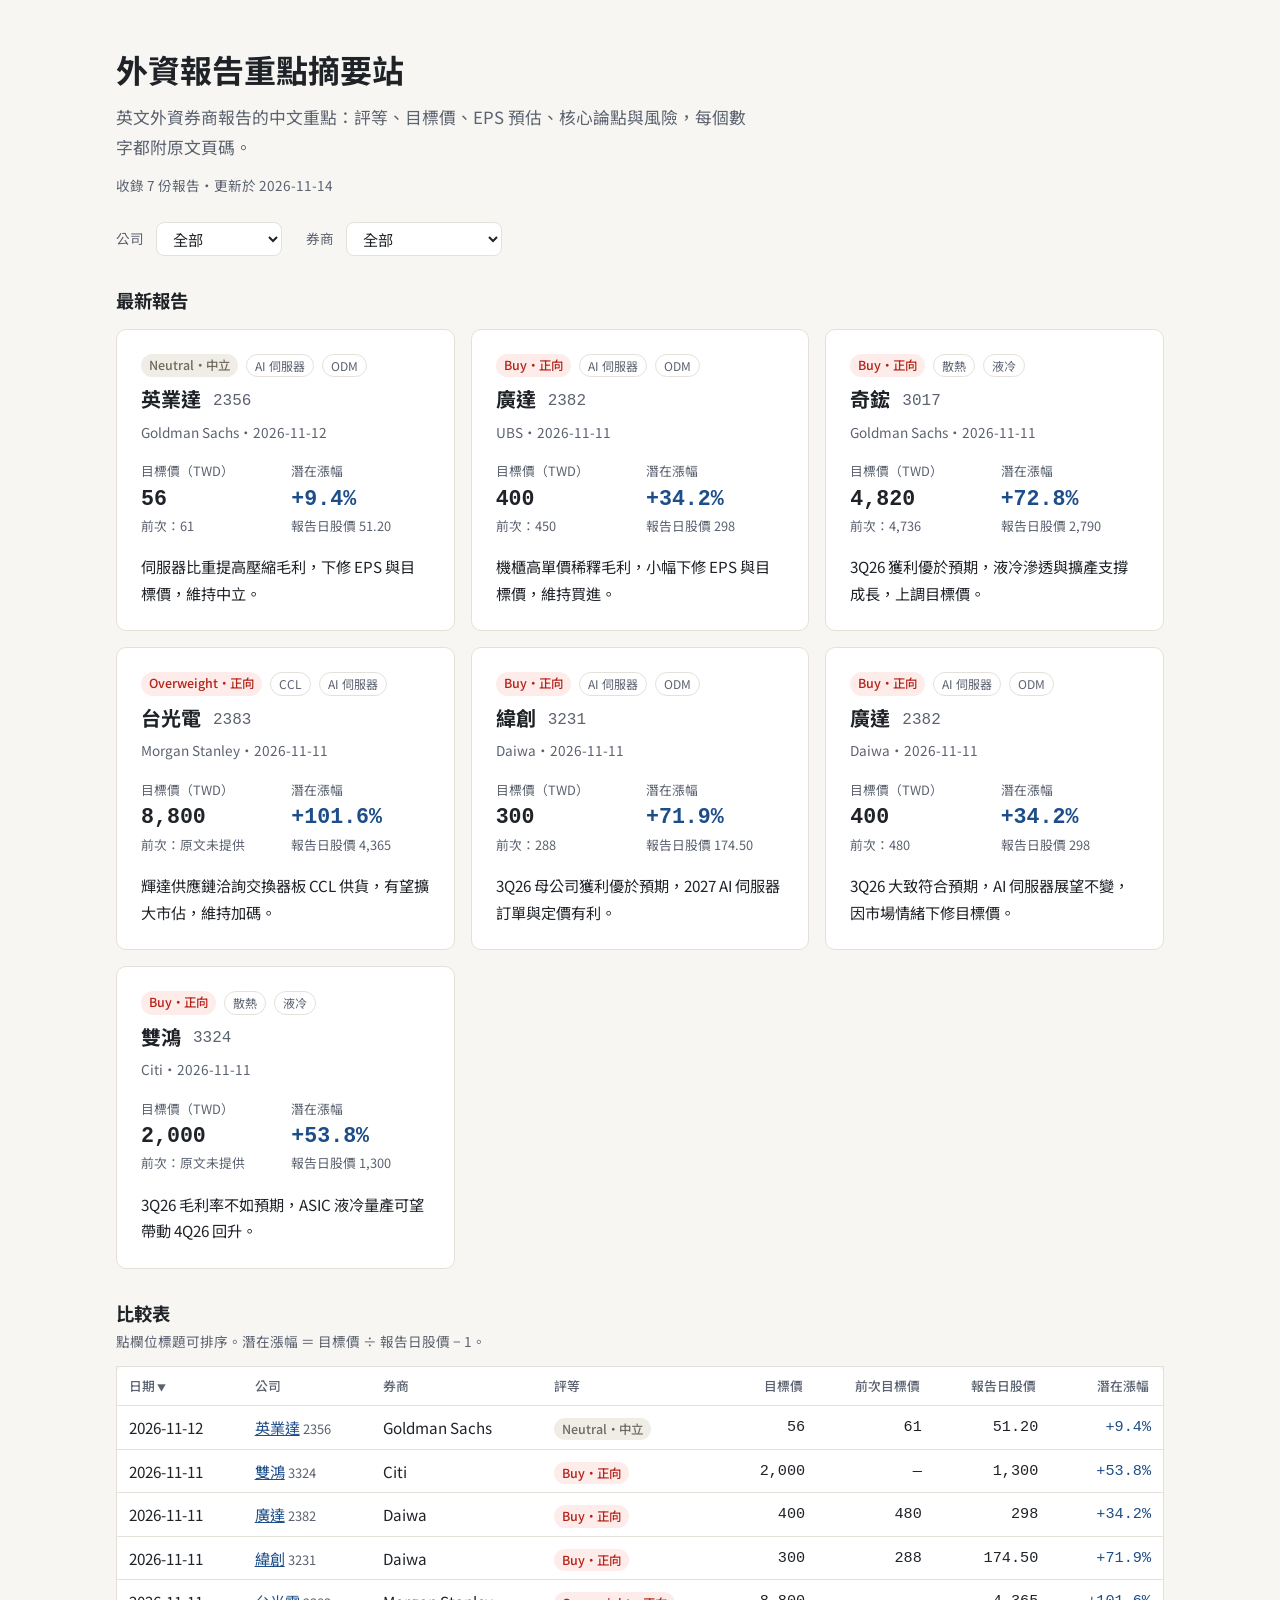
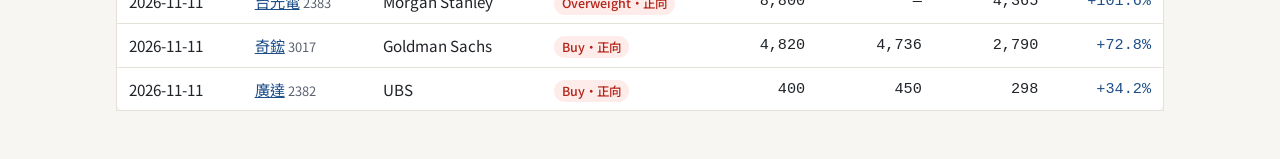
<file: index.html>
<!DOCTYPE html>
<html lang="zh-Hant">
<head>
  <meta charset="utf-8">
  <meta name="viewport" content="width=device-width, initial-scale=1">
  <title>外資報告重點摘要站</title>
  <meta name="description" content="英文外資券商報告的中文重點摘要，每個數字都附原文頁碼。">
  <link rel="preconnect" href="https://fonts.googleapis.com">
  <link rel="preconnect" href="https://fonts.gstatic.com" crossorigin>
  <link href="https://fonts.googleapis.com/css2?family=Noto+Sans+TC:wght@400;500;700&display=swap" rel="stylesheet">
  <link rel="stylesheet" href="assets/style.css">
</head>
<body>
  <header class="hero">
    <h1>外資報告重點摘要站</h1>
    <p class="hero-lede">英文外資券商報告的中文重點：評等、目標價、EPS 預估、核心論點與風險，每個數字都附原文頁碼。</p>
    <p class="hero-meta" id="meta">讀取中…</p>
  </header>

  <main class="home">
    <div class="controls">
      <label for="filter-company">公司</label>
      <select id="filter-company"><option value="">全部</option></select>
      <label for="filter-broker">券商</label>
      <select id="filter-broker"><option value="">全部</option></select>
    </div>

    <section aria-labelledby="h-cards">
      <h2 id="h-cards">最新報告</h2>
      <div class="cards" id="cards"></div>
    </section>

    <section aria-labelledby="h-compare">
      <h2 id="h-compare">比較表</h2>
      <p class="section-note">點欄位標題可排序。潛在漲幅 ＝ 目標價 ÷ 報告日股價 − 1。</p>
      <div class="table-wrap">
        <table class="compare" id="compare">
          <thead>
            <tr>
              <th scope="col"><button type="button" data-key="date">日期</button></th>
              <th scope="col"><button type="button" data-key="company">公司</button></th>
              <th scope="col"><button type="button" data-key="broker">券商</button></th>
              <th scope="col"><button type="button" data-key="rating_view">評等</button></th>
              <th scope="col" class="r"><button type="button" data-key="target_price">目標價</button></th>
              <th scope="col" class="r"><button type="button" data-key="target_prev">前次目標價</button></th>
              <th scope="col" class="r"><button type="button" data-key="price_at_report">報告日股價</button></th>
              <th scope="col" class="r"><button type="button" data-key="upside_pct">潛在漲幅</button></th>
            </tr>
          </thead>
          <tbody></tbody>
        </table>
      </div>
    </section>

    <noscript><p>本頁需要 JavaScript 才能顯示報告列表。</p></noscript>
  </main>

  <script src="assets/app.js"></script>
</body>
</html>
</file>
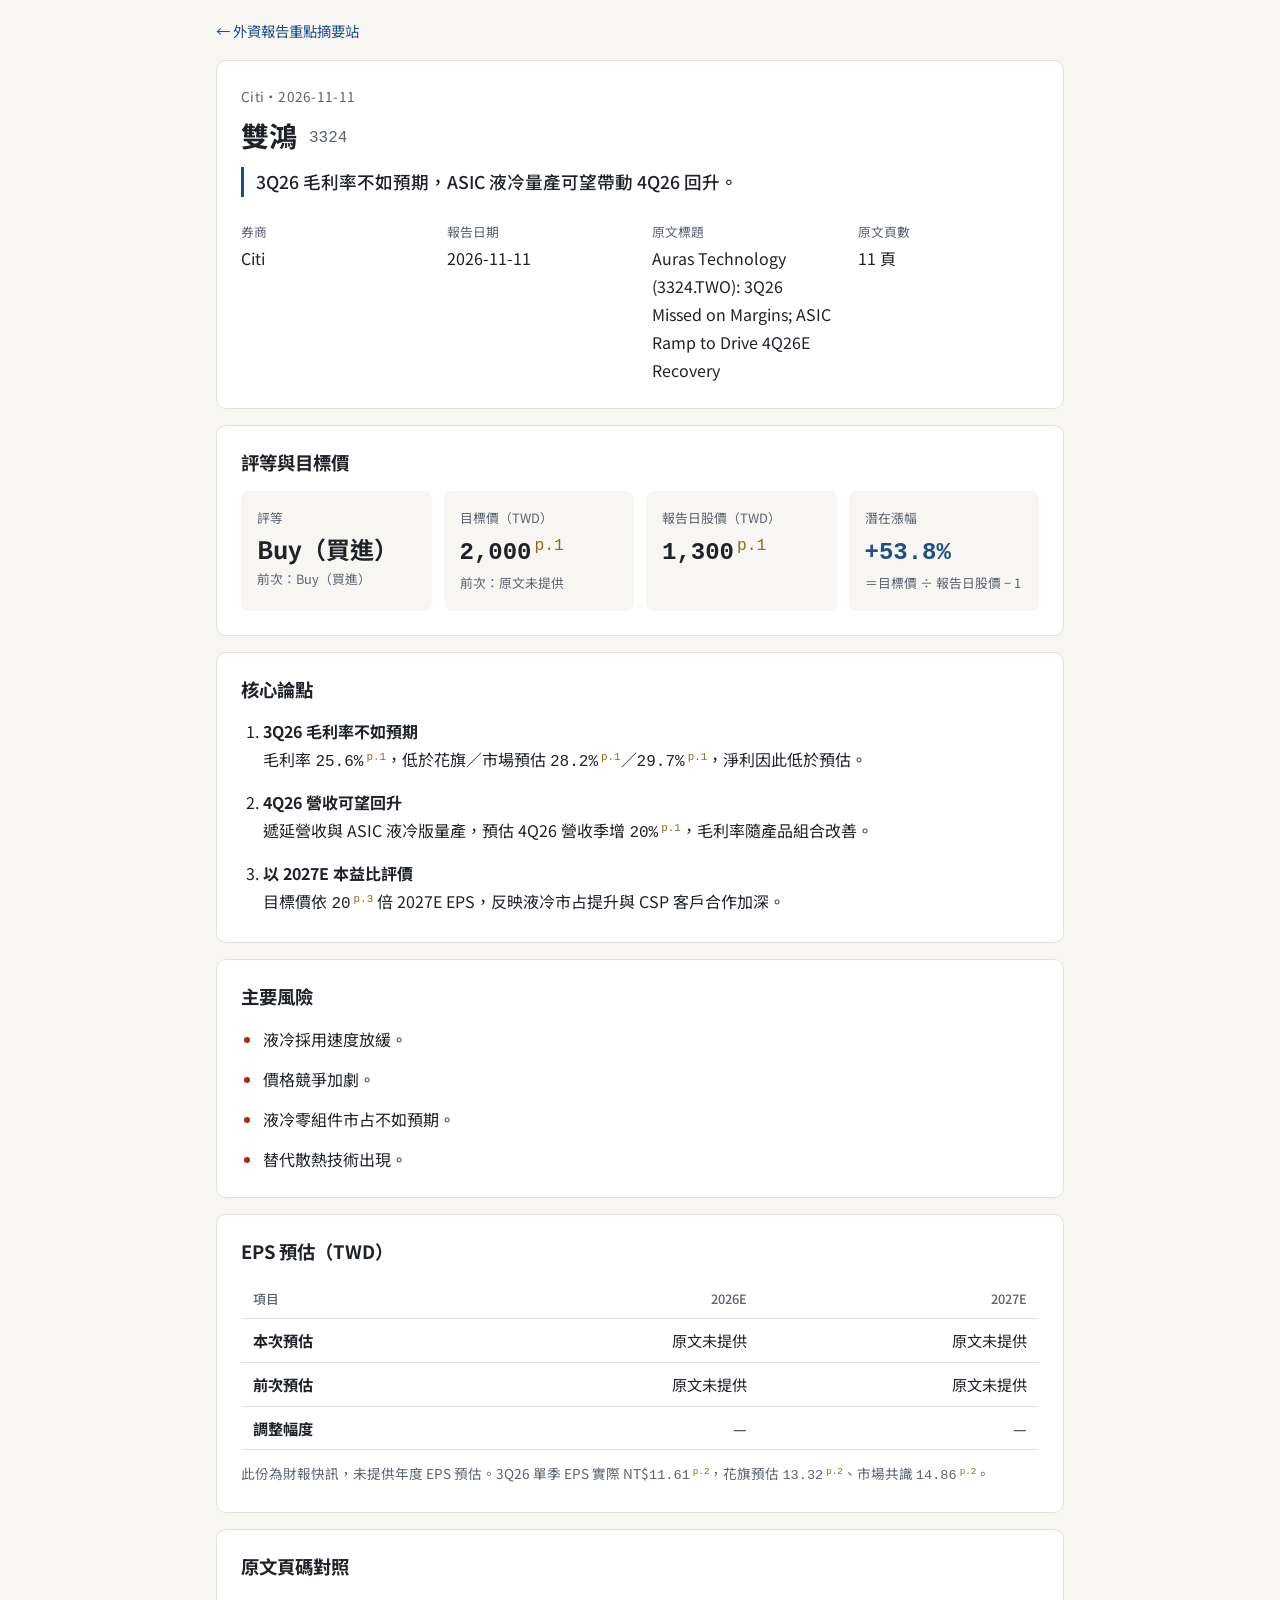
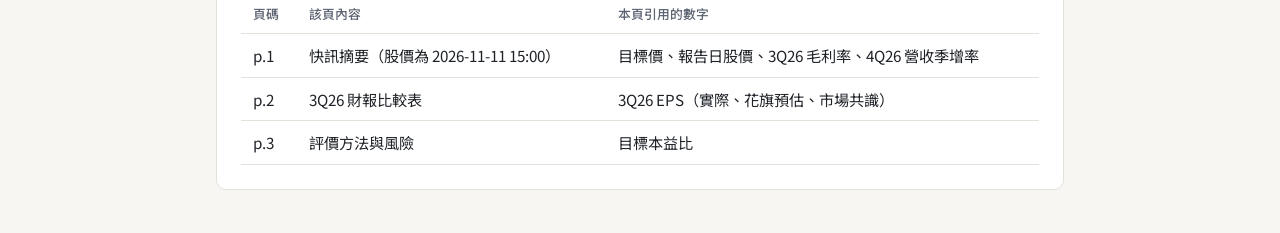
<file: reports/20261111-citi-3324.html>
<!DOCTYPE html>
<html lang="zh-Hant">
<head>
  <meta charset="utf-8">
  <meta name="viewport" content="width=device-width, initial-scale=1">
  <meta name="report-id" content="20261111-citi-3324">
  <title>雙鴻 3324｜Citi 2026-11-11｜外資報告重點摘要站</title>
  <link rel="preconnect" href="https://fonts.googleapis.com">
  <link rel="preconnect" href="https://fonts.gstatic.com" crossorigin>
  <link href="https://fonts.googleapis.com/css2?family=Noto+Sans+TC:wght@400;500;700&display=swap" rel="stylesheet">
  <link rel="stylesheet" href="../assets/style.css">
</head>
<body>
  <header class="site-header">
    <a class="site-back" href="../index.html">← 外資報告重點摘要站</a>
  </header>

  <main class="report">

    <section id="basic" data-section="basic">
      <p class="eyebrow">Citi・2026-11-11</p>
      <h1>雙鴻<span class="ticker">3324</span></h1>
      <p class="lede">3Q26 毛利率不如預期，ASIC 液冷量產可望帶動 4Q26 回升。</p>
      <dl class="meta">
        <div><dt>券商</dt><dd>Citi</dd></div>
        <div><dt>報告日期</dt><dd>2026-11-11</dd></div>
        <div><dt>原文標題</dt><dd lang="en">Auras Technology (3324.TWO): 3Q26 Missed on Margins; ASIC Ramp to Drive 4Q26E Recovery</dd></div>
        <div><dt>原文頁數</dt><dd>11 頁</dd></div>
      </dl>
    </section>

    <section id="rating" data-section="rating">
      <h2>評等與目標價</h2>
      <div class="kpis">
        <div class="kpi">
          <span class="kpi-label">評等</span>
          <span class="kpi-value" lang="en">Buy（買進）</span>
          <span class="kpi-sub">前次：Buy（買進）</span>
        </div>
        <div class="kpi">
          <span class="kpi-label">目標價（TWD）</span>
          <span class="kpi-value"><data class="num" value="2000">2,000</data><cite class="pg">p.1</cite></span>
          <span class="kpi-sub">前次：原文未提供</span>
        </div>
        <div class="kpi">
          <span class="kpi-label">報告日股價（TWD）</span>
          <span class="kpi-value"><data class="num" value="1300">1,300</data><cite class="pg">p.1</cite></span>
        </div>
        <div class="kpi">
          <span class="kpi-label">潛在漲幅</span>
          <span class="kpi-value"><data class="calc" value="53.8">+53.8%</data></span>
          <span class="kpi-sub">＝目標價 ÷ 報告日股價 − 1</span>
        </div>
      </div>
    </section>

    <section id="thesis" data-section="thesis">
      <h2>核心論點</h2>
      <ol class="points">
        <li><strong>3Q26 毛利率不如預期</strong>毛利率 <data class="num" value="25.6">25.6%</data><cite class="pg">p.1</cite>，低於花旗／市場預估 <data class="num" value="28.2">28.2%</data><cite class="pg">p.1</cite>／<data class="num" value="29.7">29.7%</data><cite class="pg">p.1</cite>，淨利因此低於預估。</li>
        <li><strong>4Q26 營收可望回升</strong>遞延營收與 ASIC 液冷版量產，預估 4Q26 營收季增 <data class="num" value="20">20%</data><cite class="pg">p.1</cite>，毛利率隨產品組合改善。</li>
        <li><strong>以 2027E 本益比評價</strong>目標價依 <data class="num" value="20">20</data><cite class="pg">p.3</cite> 倍 2027E EPS，反映液冷市占提升與 CSP 客戶合作加深。</li>
      </ol>
    </section>

    <section id="risks" data-section="risks">
      <h2>主要風險</h2>
      <ul class="points risks">
        <li>液冷採用速度放緩。</li>
        <li>價格競爭加劇。</li>
        <li>液冷零組件市占不如預期。</li>
        <li>替代散熱技術出現。</li>
      </ul>
    </section>

    <section id="estimates" data-section="estimates">
      <h2>EPS 預估（TWD）</h2>
      <div class="table-wrap">
        <table>
          <thead>
            <tr><th scope="col">項目</th><th scope="col">2026E</th><th scope="col">2027E</th></tr>
          </thead>
          <tbody>
            <tr><th scope="row">本次預估</th><td>原文未提供</td><td>原文未提供</td></tr>
            <tr><th scope="row">前次預估</th><td>原文未提供</td><td>原文未提供</td></tr>
            <tr><th scope="row">調整幅度</th><td>—</td><td>—</td></tr>
          </tbody>
        </table>
      </div>
      <p class="note">此份為財報快訊，未提供年度 EPS 預估。3Q26 單季 EPS 實際 NT$<data class="num" value="11.61">11.61</data><cite class="pg">p.2</cite>，花旗預估 <data class="num" value="13.32">13.32</data><cite class="pg">p.2</cite>、市場共識 <data class="num" value="14.86">14.86</data><cite class="pg">p.2</cite>。</p>
    </section>

    <section id="sources" data-section="sources">
      <h2>原文頁碼對照</h2>
      <div class="table-wrap">
        <table>
          <thead>
            <tr><th scope="col">頁碼</th><th scope="col">該頁內容</th><th scope="col">本頁引用的數字</th></tr>
          </thead>
          <tbody>
            <tr><td>p.1</td><td>快訊摘要（股價為 2026-11-11 15:00）</td><td>目標價、報告日股價、3Q26 毛利率、4Q26 營收季增率</td></tr>
            <tr><td>p.2</td><td>3Q26 財報比較表</td><td>3Q26 EPS（實際、花旗預估、市場共識）</td></tr>
            <tr><td>p.3</td><td>評價方法與風險</td><td>目標本益比</td></tr>
          </tbody>
        </table>
      </div>
    </section>

  </main>

</body>
</html>
</file>
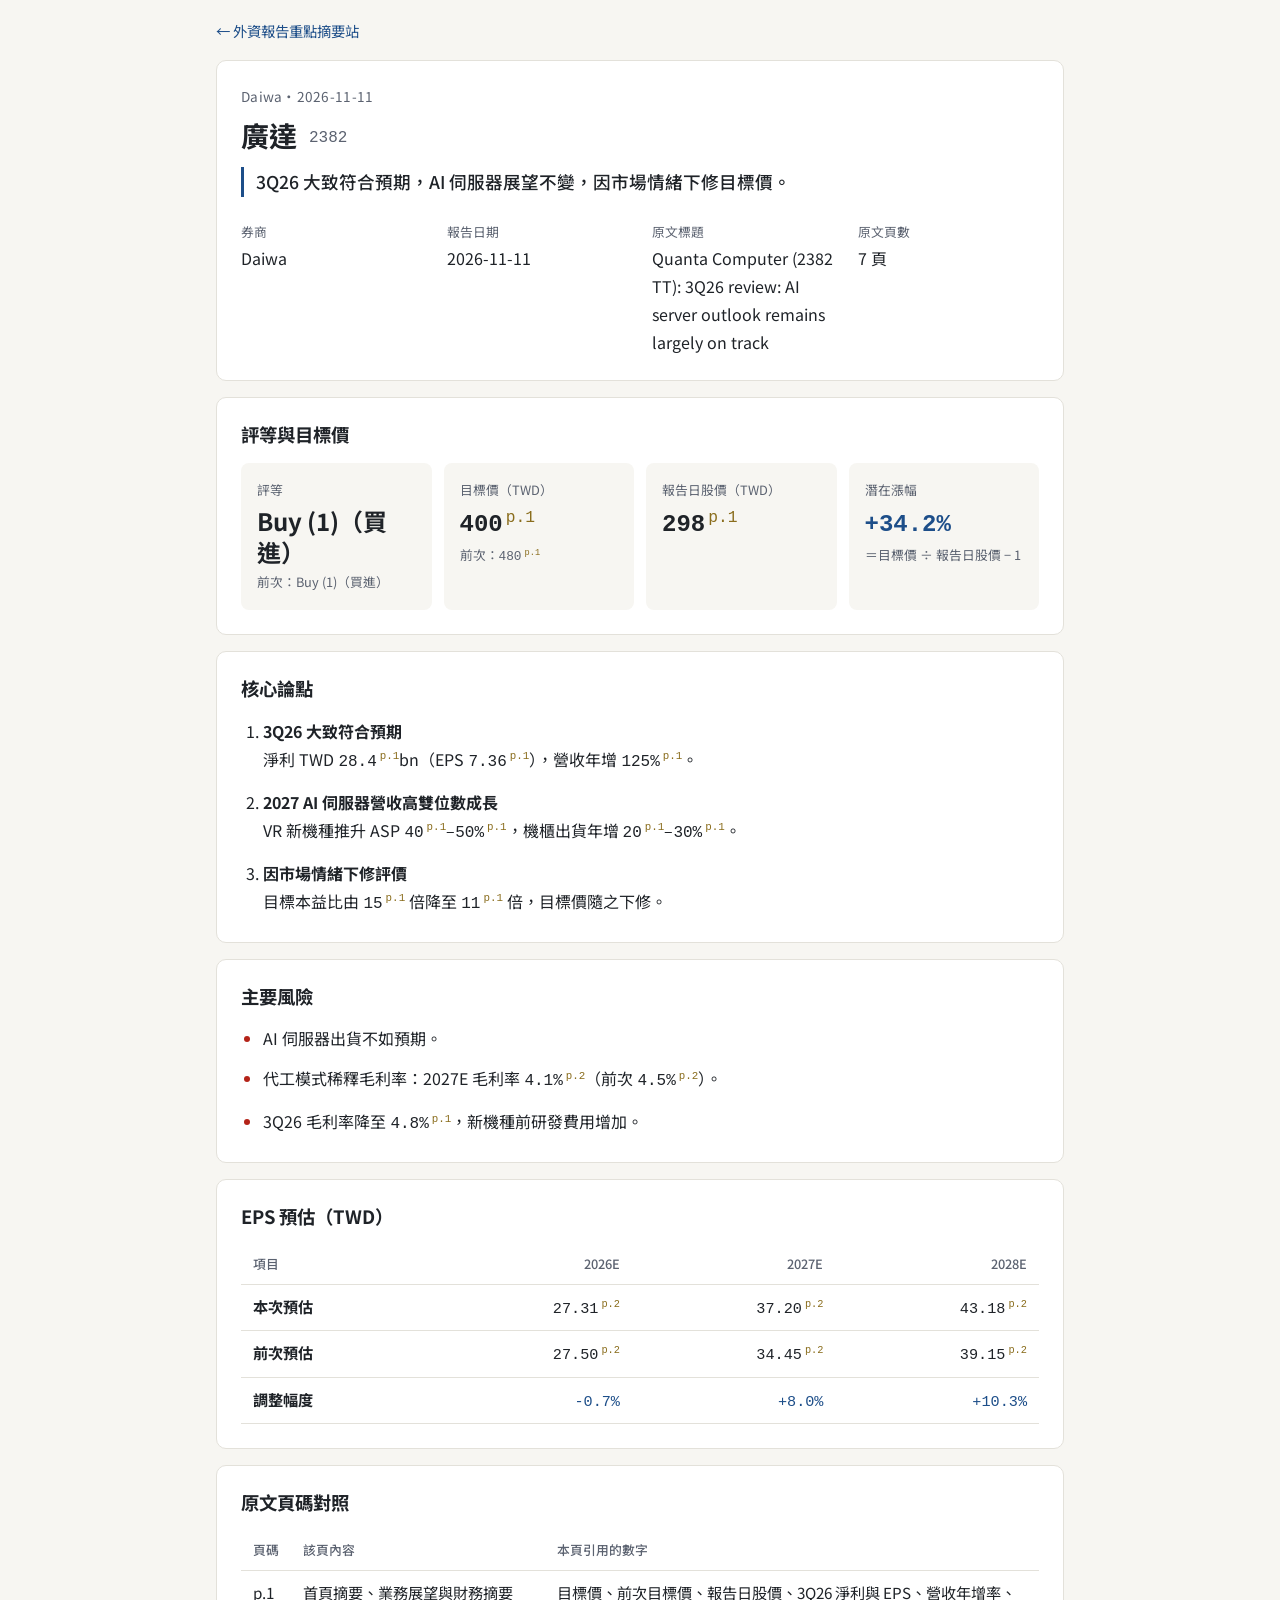
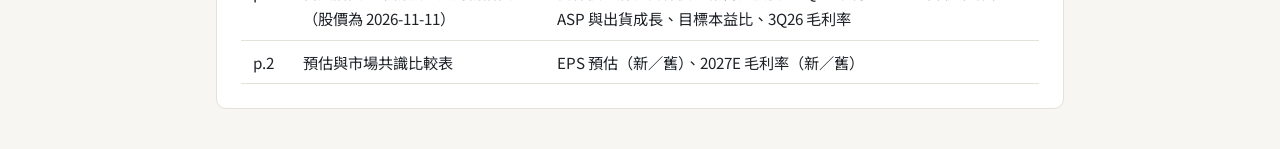
<file: reports/20261111-daiwa-2382.html>
<!DOCTYPE html>
<html lang="zh-Hant">
<head>
  <meta charset="utf-8">
  <meta name="viewport" content="width=device-width, initial-scale=1">
  <meta name="report-id" content="20261111-daiwa-2382">
  <title>廣達 2382｜Daiwa 2026-11-11｜外資報告重點摘要站</title>
  <link rel="preconnect" href="https://fonts.googleapis.com">
  <link rel="preconnect" href="https://fonts.gstatic.com" crossorigin>
  <link href="https://fonts.googleapis.com/css2?family=Noto+Sans+TC:wght@400;500;700&display=swap" rel="stylesheet">
  <link rel="stylesheet" href="../assets/style.css">
</head>
<body>
  <header class="site-header">
    <a class="site-back" href="../index.html">← 外資報告重點摘要站</a>
  </header>

  <main class="report">

    <section id="basic" data-section="basic">
      <p class="eyebrow">Daiwa・2026-11-11</p>
      <h1>廣達<span class="ticker">2382</span></h1>
      <p class="lede">3Q26 大致符合預期，AI 伺服器展望不變，因市場情緒下修目標價。</p>
      <dl class="meta">
        <div><dt>券商</dt><dd>Daiwa</dd></div>
        <div><dt>報告日期</dt><dd>2026-11-11</dd></div>
        <div><dt>原文標題</dt><dd lang="en">Quanta Computer (2382 TT): 3Q26 review: AI server outlook remains largely on track</dd></div>
        <div><dt>原文頁數</dt><dd>7 頁</dd></div>
      </dl>
    </section>

    <section id="rating" data-section="rating">
      <h2>評等與目標價</h2>
      <div class="kpis">
        <div class="kpi">
          <span class="kpi-label">評等</span>
          <span class="kpi-value" lang="en">Buy (1)（買進）</span>
          <span class="kpi-sub">前次：Buy (1)（買進）</span>
        </div>
        <div class="kpi">
          <span class="kpi-label">目標價（TWD）</span>
          <span class="kpi-value"><data class="num" value="400">400</data><cite class="pg">p.1</cite></span>
          <span class="kpi-sub">前次：<data class="num" value="480">480</data><cite class="pg">p.1</cite></span>
        </div>
        <div class="kpi">
          <span class="kpi-label">報告日股價（TWD）</span>
          <span class="kpi-value"><data class="num" value="298">298</data><cite class="pg">p.1</cite></span>
        </div>
        <div class="kpi">
          <span class="kpi-label">潛在漲幅</span>
          <span class="kpi-value"><data class="calc" value="34.2">+34.2%</data></span>
          <span class="kpi-sub">＝目標價 ÷ 報告日股價 − 1</span>
        </div>
      </div>
    </section>

    <section id="thesis" data-section="thesis">
      <h2>核心論點</h2>
      <ol class="points">
        <li><strong>3Q26 大致符合預期</strong>淨利 TWD <data class="num" value="28.4">28.4</data><cite class="pg">p.1</cite>bn（EPS <data class="num" value="7.36">7.36</data><cite class="pg">p.1</cite>），營收年增 <data class="num" value="125">125%</data><cite class="pg">p.1</cite>。</li>
        <li><strong>2027 AI 伺服器營收高雙位數成長</strong>VR 新機種推升 ASP <data class="num" value="40">40</data><cite class="pg">p.1</cite>–<data class="num" value="50">50%</data><cite class="pg">p.1</cite>，機櫃出貨年增 <data class="num" value="20">20</data><cite class="pg">p.1</cite>–<data class="num" value="30">30%</data><cite class="pg">p.1</cite>。</li>
        <li><strong>因市場情緒下修評價</strong>目標本益比由 <data class="num" value="15">15</data><cite class="pg">p.1</cite> 倍降至 <data class="num" value="11">11</data><cite class="pg">p.1</cite> 倍，目標價隨之下修。</li>
      </ol>
    </section>

    <section id="risks" data-section="risks">
      <h2>主要風險</h2>
      <ul class="points risks">
        <li>AI 伺服器出貨不如預期。</li>
        <li>代工模式稀釋毛利率：2027E 毛利率 <data class="num" value="4.1">4.1%</data><cite class="pg">p.2</cite>（前次 <data class="num" value="4.5">4.5%</data><cite class="pg">p.2</cite>）。</li>
        <li>3Q26 毛利率降至 <data class="num" value="4.8">4.8%</data><cite class="pg">p.1</cite>，新機種前研發費用增加。</li>
      </ul>
    </section>

    <section id="estimates" data-section="estimates">
      <h2>EPS 預估（TWD）</h2>
      <div class="table-wrap">
        <table>
          <thead>
            <tr><th scope="col">項目</th><th scope="col">2026E</th><th scope="col">2027E</th><th scope="col">2028E</th></tr>
          </thead>
          <tbody>
            <tr><th scope="row">本次預估</th>
              <td><data class="num" value="27.31">27.31</data><cite class="pg">p.2</cite></td>
              <td><data class="num" value="37.20">37.20</data><cite class="pg">p.2</cite></td>
              <td><data class="num" value="43.18">43.18</data><cite class="pg">p.2</cite></td></tr>
            <tr><th scope="row">前次預估</th>
              <td><data class="num" value="27.50">27.50</data><cite class="pg">p.2</cite></td>
              <td><data class="num" value="34.45">34.45</data><cite class="pg">p.2</cite></td>
              <td><data class="num" value="39.15">39.15</data><cite class="pg">p.2</cite></td></tr>
            <tr><th scope="row">調整幅度</th>
              <td><data class="calc" value="-0.7">-0.7%</data></td>
              <td><data class="calc" value="8.0">+8.0%</data></td>
              <td><data class="calc" value="10.3">+10.3%</data></td></tr>
          </tbody>
        </table>
      </div>
    </section>

    <section id="sources" data-section="sources">
      <h2>原文頁碼對照</h2>
      <div class="table-wrap">
        <table>
          <thead>
            <tr><th scope="col">頁碼</th><th scope="col">該頁內容</th><th scope="col">本頁引用的數字</th></tr>
          </thead>
          <tbody>
            <tr><td>p.1</td><td>首頁摘要、業務展望與財務摘要（股價為 2026-11-11）</td><td>目標價、前次目標價、報告日股價、3Q26 淨利與 EPS、營收年增率、ASP 與出貨成長、目標本益比、3Q26 毛利率</td></tr>
            <tr><td>p.2</td><td>預估與市場共識比較表</td><td>EPS 預估（新／舊）、2027E 毛利率（新／舊）</td></tr>
          </tbody>
        </table>
      </div>
    </section>

  </main>

</body>
</html>
</file>
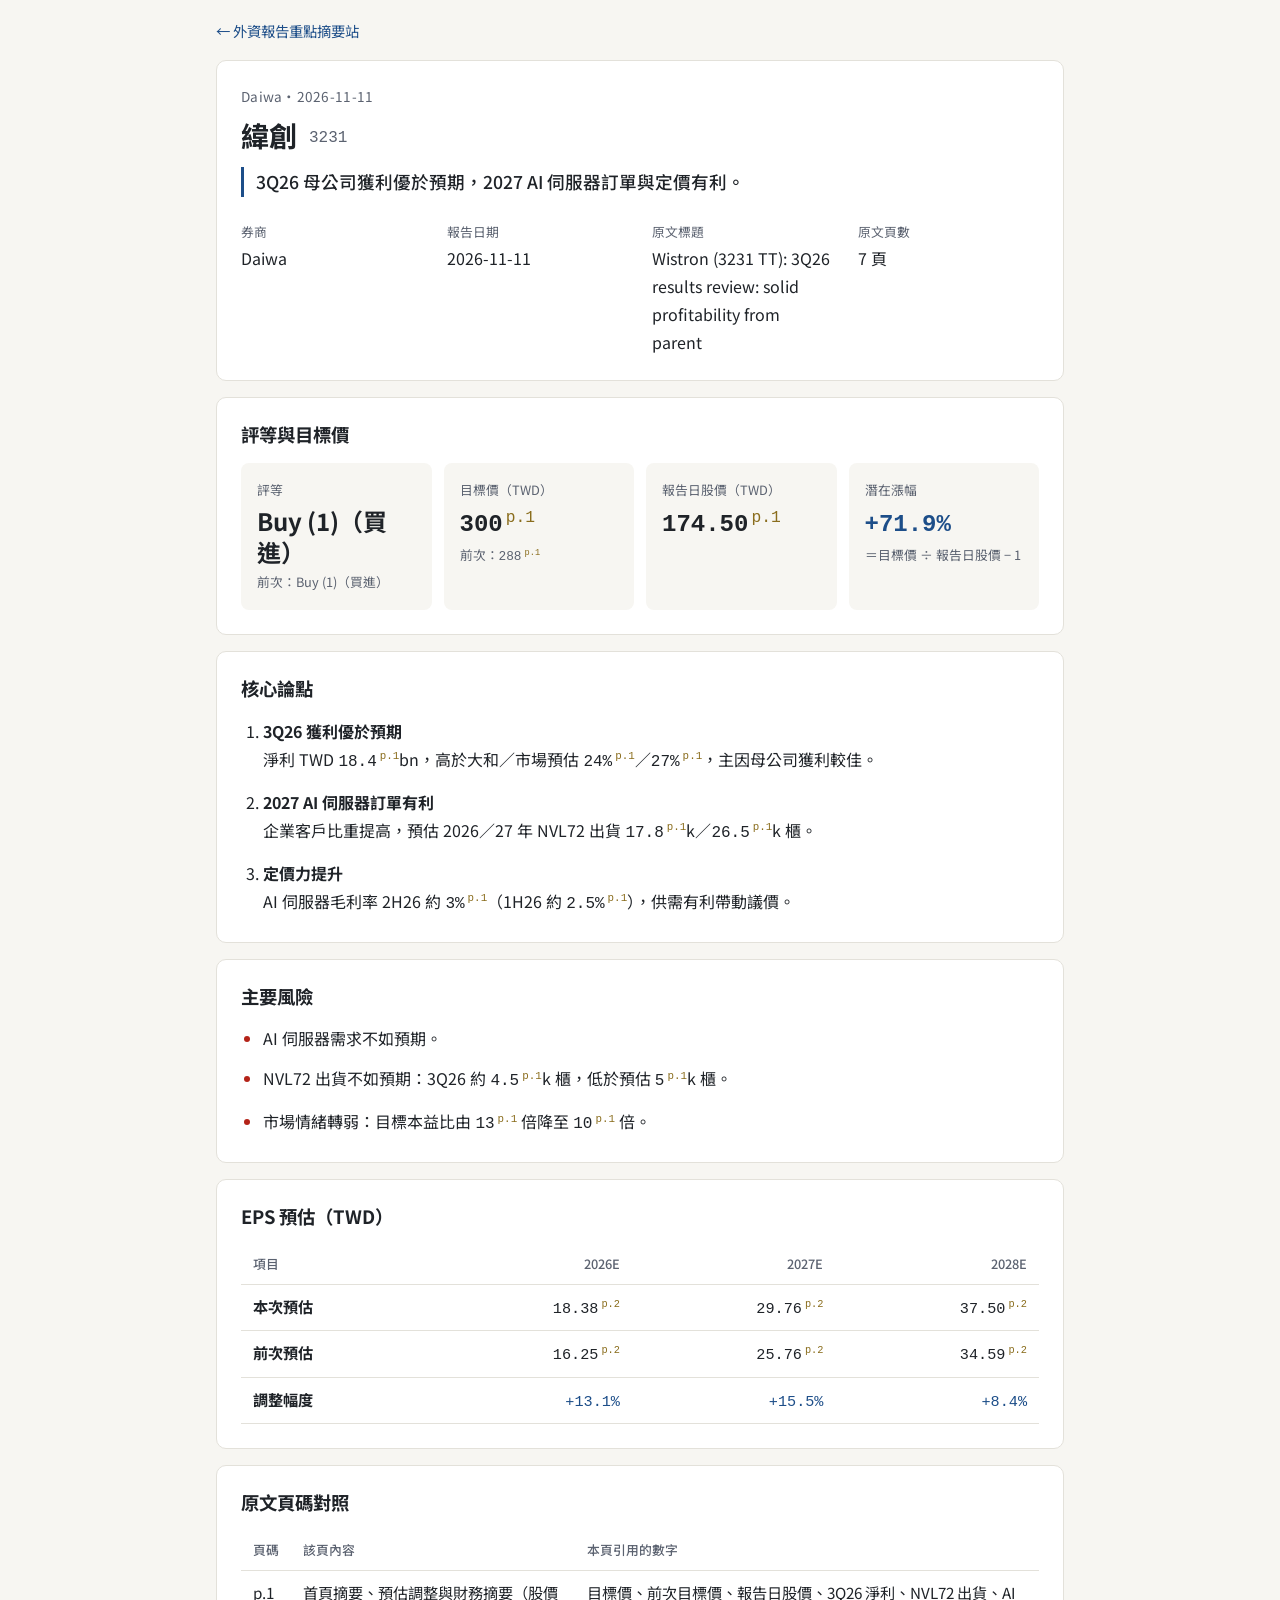
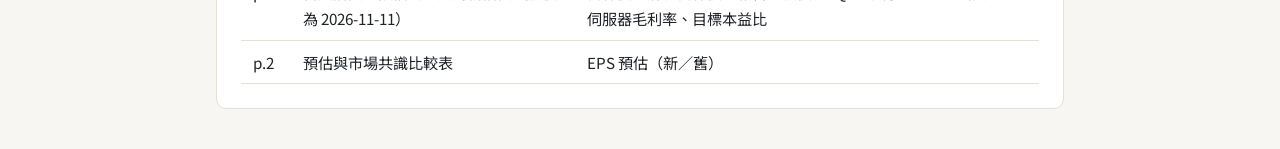
<file: reports/20261111-daiwa-3231.html>
<!DOCTYPE html>
<html lang="zh-Hant">
<head>
  <meta charset="utf-8">
  <meta name="viewport" content="width=device-width, initial-scale=1">
  <meta name="report-id" content="20261111-daiwa-3231">
  <title>緯創 3231｜Daiwa 2026-11-11｜外資報告重點摘要站</title>
  <link rel="preconnect" href="https://fonts.googleapis.com">
  <link rel="preconnect" href="https://fonts.gstatic.com" crossorigin>
  <link href="https://fonts.googleapis.com/css2?family=Noto+Sans+TC:wght@400;500;700&display=swap" rel="stylesheet">
  <link rel="stylesheet" href="../assets/style.css">
</head>
<body>
  <header class="site-header">
    <a class="site-back" href="../index.html">← 外資報告重點摘要站</a>
  </header>

  <main class="report">

    <section id="basic" data-section="basic">
      <p class="eyebrow">Daiwa・2026-11-11</p>
      <h1>緯創<span class="ticker">3231</span></h1>
      <p class="lede">3Q26 母公司獲利優於預期，2027 AI 伺服器訂單與定價有利。</p>
      <dl class="meta">
        <div><dt>券商</dt><dd>Daiwa</dd></div>
        <div><dt>報告日期</dt><dd>2026-11-11</dd></div>
        <div><dt>原文標題</dt><dd lang="en">Wistron (3231 TT): 3Q26 results review: solid profitability from parent</dd></div>
        <div><dt>原文頁數</dt><dd>7 頁</dd></div>
      </dl>
    </section>

    <section id="rating" data-section="rating">
      <h2>評等與目標價</h2>
      <div class="kpis">
        <div class="kpi">
          <span class="kpi-label">評等</span>
          <span class="kpi-value" lang="en">Buy (1)（買進）</span>
          <span class="kpi-sub">前次：Buy (1)（買進）</span>
        </div>
        <div class="kpi">
          <span class="kpi-label">目標價（TWD）</span>
          <span class="kpi-value"><data class="num" value="300">300</data><cite class="pg">p.1</cite></span>
          <span class="kpi-sub">前次：<data class="num" value="288">288</data><cite class="pg">p.1</cite></span>
        </div>
        <div class="kpi">
          <span class="kpi-label">報告日股價（TWD）</span>
          <span class="kpi-value"><data class="num" value="174.50">174.50</data><cite class="pg">p.1</cite></span>
        </div>
        <div class="kpi">
          <span class="kpi-label">潛在漲幅</span>
          <span class="kpi-value"><data class="calc" value="71.9">+71.9%</data></span>
          <span class="kpi-sub">＝目標價 ÷ 報告日股價 − 1</span>
        </div>
      </div>
    </section>

    <section id="thesis" data-section="thesis">
      <h2>核心論點</h2>
      <ol class="points">
        <li><strong>3Q26 獲利優於預期</strong>淨利 TWD <data class="num" value="18.4">18.4</data><cite class="pg">p.1</cite>bn，高於大和／市場預估 <data class="num" value="24">24%</data><cite class="pg">p.1</cite>／<data class="num" value="27">27%</data><cite class="pg">p.1</cite>，主因母公司獲利較佳。</li>
        <li><strong>2027 AI 伺服器訂單有利</strong>企業客戶比重提高，預估 2026／27 年 NVL72 出貨 <data class="num" value="17.8">17.8</data><cite class="pg">p.1</cite>k／<data class="num" value="26.5">26.5</data><cite class="pg">p.1</cite>k 櫃。</li>
        <li><strong>定價力提升</strong>AI 伺服器毛利率 2H26 約 <data class="num" value="3">3%</data><cite class="pg">p.1</cite>（1H26 約 <data class="num" value="2.5">2.5%</data><cite class="pg">p.1</cite>），供需有利帶動議價。</li>
      </ol>
    </section>

    <section id="risks" data-section="risks">
      <h2>主要風險</h2>
      <ul class="points risks">
        <li>AI 伺服器需求不如預期。</li>
        <li>NVL72 出貨不如預期：3Q26 約 <data class="num" value="4.5">4.5</data><cite class="pg">p.1</cite>k 櫃，低於預估 <data class="num" value="5">5</data><cite class="pg">p.1</cite>k 櫃。</li>
        <li>市場情緒轉弱：目標本益比由 <data class="num" value="13">13</data><cite class="pg">p.1</cite> 倍降至 <data class="num" value="10">10</data><cite class="pg">p.1</cite> 倍。</li>
      </ul>
    </section>

    <section id="estimates" data-section="estimates">
      <h2>EPS 預估（TWD）</h2>
      <div class="table-wrap">
        <table>
          <thead>
            <tr><th scope="col">項目</th><th scope="col">2026E</th><th scope="col">2027E</th><th scope="col">2028E</th></tr>
          </thead>
          <tbody>
            <tr><th scope="row">本次預估</th>
              <td><data class="num" value="18.38">18.38</data><cite class="pg">p.2</cite></td>
              <td><data class="num" value="29.76">29.76</data><cite class="pg">p.2</cite></td>
              <td><data class="num" value="37.50">37.50</data><cite class="pg">p.2</cite></td></tr>
            <tr><th scope="row">前次預估</th>
              <td><data class="num" value="16.25">16.25</data><cite class="pg">p.2</cite></td>
              <td><data class="num" value="25.76">25.76</data><cite class="pg">p.2</cite></td>
              <td><data class="num" value="34.59">34.59</data><cite class="pg">p.2</cite></td></tr>
            <tr><th scope="row">調整幅度</th>
              <td><data class="calc" value="13.1">+13.1%</data></td>
              <td><data class="calc" value="15.5">+15.5%</data></td>
              <td><data class="calc" value="8.4">+8.4%</data></td></tr>
          </tbody>
        </table>
      </div>
    </section>

    <section id="sources" data-section="sources">
      <h2>原文頁碼對照</h2>
      <div class="table-wrap">
        <table>
          <thead>
            <tr><th scope="col">頁碼</th><th scope="col">該頁內容</th><th scope="col">本頁引用的數字</th></tr>
          </thead>
          <tbody>
            <tr><td>p.1</td><td>首頁摘要、預估調整與財務摘要（股價為 2026-11-11）</td><td>目標價、前次目標價、報告日股價、3Q26 淨利、NVL72 出貨、AI 伺服器毛利率、目標本益比</td></tr>
            <tr><td>p.2</td><td>預估與市場共識比較表</td><td>EPS 預估（新／舊）</td></tr>
          </tbody>
        </table>
      </div>
    </section>

  </main>

</body>
</html>
</file>
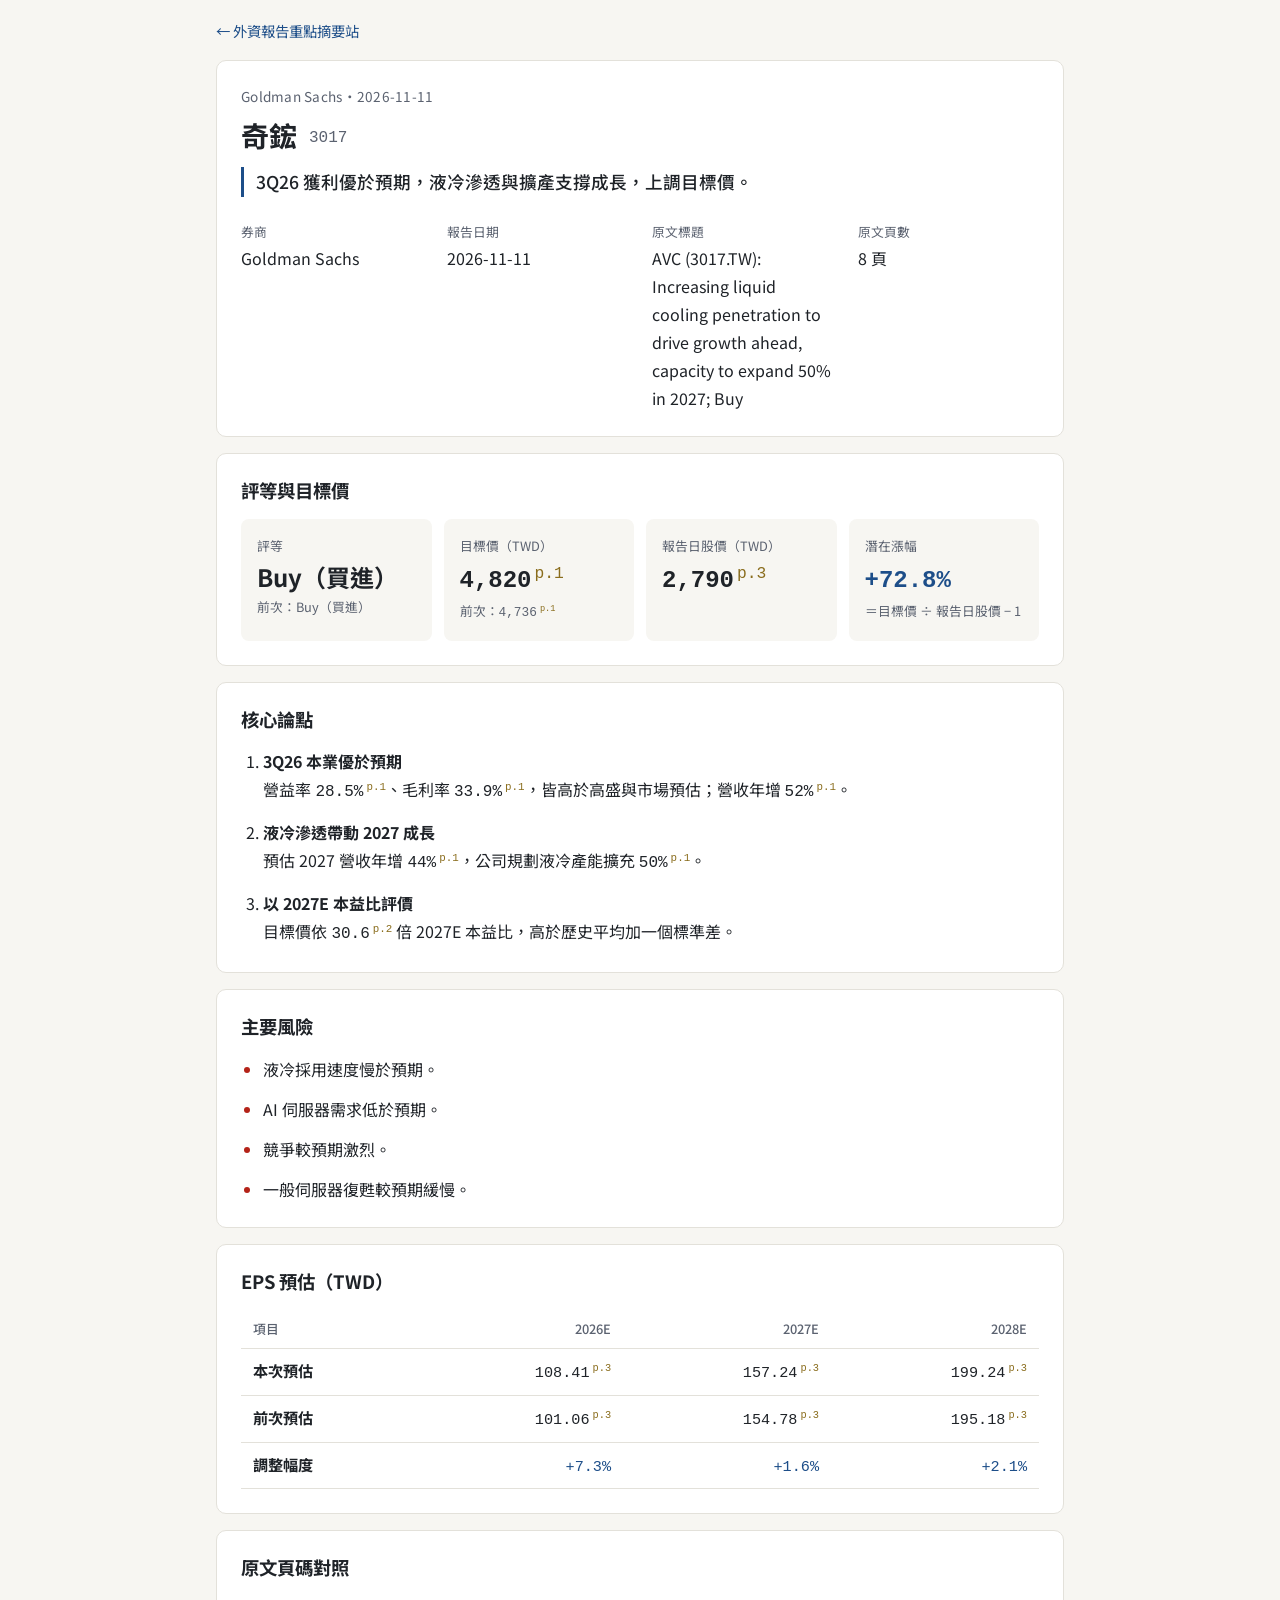
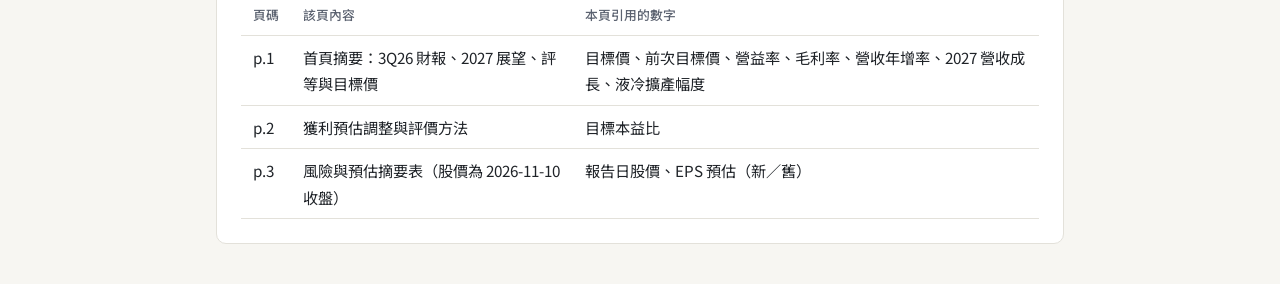
<file: reports/20261111-gs-3017.html>
<!DOCTYPE html>
<html lang="zh-Hant">
<head>
  <meta charset="utf-8">
  <meta name="viewport" content="width=device-width, initial-scale=1">
  <meta name="report-id" content="20261111-gs-3017">
  <title>奇鋐 3017｜Goldman Sachs 2026-11-11｜外資報告重點摘要站</title>
  <link rel="preconnect" href="https://fonts.googleapis.com">
  <link rel="preconnect" href="https://fonts.gstatic.com" crossorigin>
  <link href="https://fonts.googleapis.com/css2?family=Noto+Sans+TC:wght@400;500;700&display=swap" rel="stylesheet">
  <link rel="stylesheet" href="../assets/style.css">
</head>
<body>
  <header class="site-header">
    <a class="site-back" href="../index.html">← 外資報告重點摘要站</a>
  </header>

  <main class="report">

    <section id="basic" data-section="basic">
      <p class="eyebrow">Goldman Sachs・2026-11-11</p>
      <h1>奇鋐<span class="ticker">3017</span></h1>
      <p class="lede">3Q26 獲利優於預期，液冷滲透與擴產支撐成長，上調目標價。</p>
      <dl class="meta">
        <div><dt>券商</dt><dd>Goldman Sachs</dd></div>
        <div><dt>報告日期</dt><dd>2026-11-11</dd></div>
        <div><dt>原文標題</dt><dd lang="en">AVC (3017.TW): Increasing liquid cooling penetration to drive growth ahead, capacity to expand 50% in 2027; Buy</dd></div>
        <div><dt>原文頁數</dt><dd>8 頁</dd></div>
      </dl>
    </section>

    <section id="rating" data-section="rating">
      <h2>評等與目標價</h2>
      <div class="kpis">
        <div class="kpi">
          <span class="kpi-label">評等</span>
          <span class="kpi-value" lang="en">Buy（買進）</span>
          <span class="kpi-sub">前次：Buy（買進）</span>
        </div>
        <div class="kpi">
          <span class="kpi-label">目標價（TWD）</span>
          <span class="kpi-value"><data class="num" value="4820">4,820</data><cite class="pg">p.1</cite></span>
          <span class="kpi-sub">前次：<data class="num" value="4736">4,736</data><cite class="pg">p.1</cite></span>
        </div>
        <div class="kpi">
          <span class="kpi-label">報告日股價（TWD）</span>
          <span class="kpi-value"><data class="num" value="2790">2,790</data><cite class="pg">p.3</cite></span>
        </div>
        <div class="kpi">
          <span class="kpi-label">潛在漲幅</span>
          <span class="kpi-value"><data class="calc" value="72.8">+72.8%</data></span>
          <span class="kpi-sub">＝目標價 ÷ 報告日股價 − 1</span>
        </div>
      </div>
    </section>

    <section id="thesis" data-section="thesis">
      <h2>核心論點</h2>
      <ol class="points">
        <li><strong>3Q26 本業優於預期</strong>營益率 <data class="num" value="28.5">28.5%</data><cite class="pg">p.1</cite>、毛利率 <data class="num" value="33.9">33.9%</data><cite class="pg">p.1</cite>，皆高於高盛與市場預估；營收年增 <data class="num" value="52">52%</data><cite class="pg">p.1</cite>。</li>
        <li><strong>液冷滲透帶動 2027 成長</strong>預估 2027 營收年增 <data class="num" value="44">44%</data><cite class="pg">p.1</cite>，公司規劃液冷產能擴充 <data class="num" value="50">50%</data><cite class="pg">p.1</cite>。</li>
        <li><strong>以 2027E 本益比評價</strong>目標價依 <data class="num" value="30.6">30.6</data><cite class="pg">p.2</cite> 倍 2027E 本益比，高於歷史平均加一個標準差。</li>
      </ol>
    </section>

    <section id="risks" data-section="risks">
      <h2>主要風險</h2>
      <ul class="points risks">
        <li>液冷採用速度慢於預期。</li>
        <li>AI 伺服器需求低於預期。</li>
        <li>競爭較預期激烈。</li>
        <li>一般伺服器復甦較預期緩慢。</li>
      </ul>
    </section>

    <section id="estimates" data-section="estimates">
      <h2>EPS 預估（TWD）</h2>
      <div class="table-wrap">
        <table>
          <thead>
            <tr><th scope="col">項目</th><th scope="col">2026E</th><th scope="col">2027E</th><th scope="col">2028E</th></tr>
          </thead>
          <tbody>
            <tr><th scope="row">本次預估</th>
              <td><data class="num" value="108.41">108.41</data><cite class="pg">p.3</cite></td>
              <td><data class="num" value="157.24">157.24</data><cite class="pg">p.3</cite></td>
              <td><data class="num" value="199.24">199.24</data><cite class="pg">p.3</cite></td></tr>
            <tr><th scope="row">前次預估</th>
              <td><data class="num" value="101.06">101.06</data><cite class="pg">p.3</cite></td>
              <td><data class="num" value="154.78">154.78</data><cite class="pg">p.3</cite></td>
              <td><data class="num" value="195.18">195.18</data><cite class="pg">p.3</cite></td></tr>
            <tr><th scope="row">調整幅度</th>
              <td><data class="calc" value="7.3">+7.3%</data></td>
              <td><data class="calc" value="1.6">+1.6%</data></td>
              <td><data class="calc" value="2.1">+2.1%</data></td></tr>
          </tbody>
        </table>
      </div>
    </section>

    <section id="sources" data-section="sources">
      <h2>原文頁碼對照</h2>
      <div class="table-wrap">
        <table>
          <thead>
            <tr><th scope="col">頁碼</th><th scope="col">該頁內容</th><th scope="col">本頁引用的數字</th></tr>
          </thead>
          <tbody>
            <tr><td>p.1</td><td>首頁摘要：3Q26 財報、2027 展望、評等與目標價</td><td>目標價、前次目標價、營益率、毛利率、營收年增率、2027 營收成長、液冷擴產幅度</td></tr>
            <tr><td>p.2</td><td>獲利預估調整與評價方法</td><td>目標本益比</td></tr>
            <tr><td>p.3</td><td>風險與預估摘要表（股價為 2026-11-10 收盤）</td><td>報告日股價、EPS 預估（新／舊）</td></tr>
          </tbody>
        </table>
      </div>
    </section>

  </main>

</body>
</html>
</file>
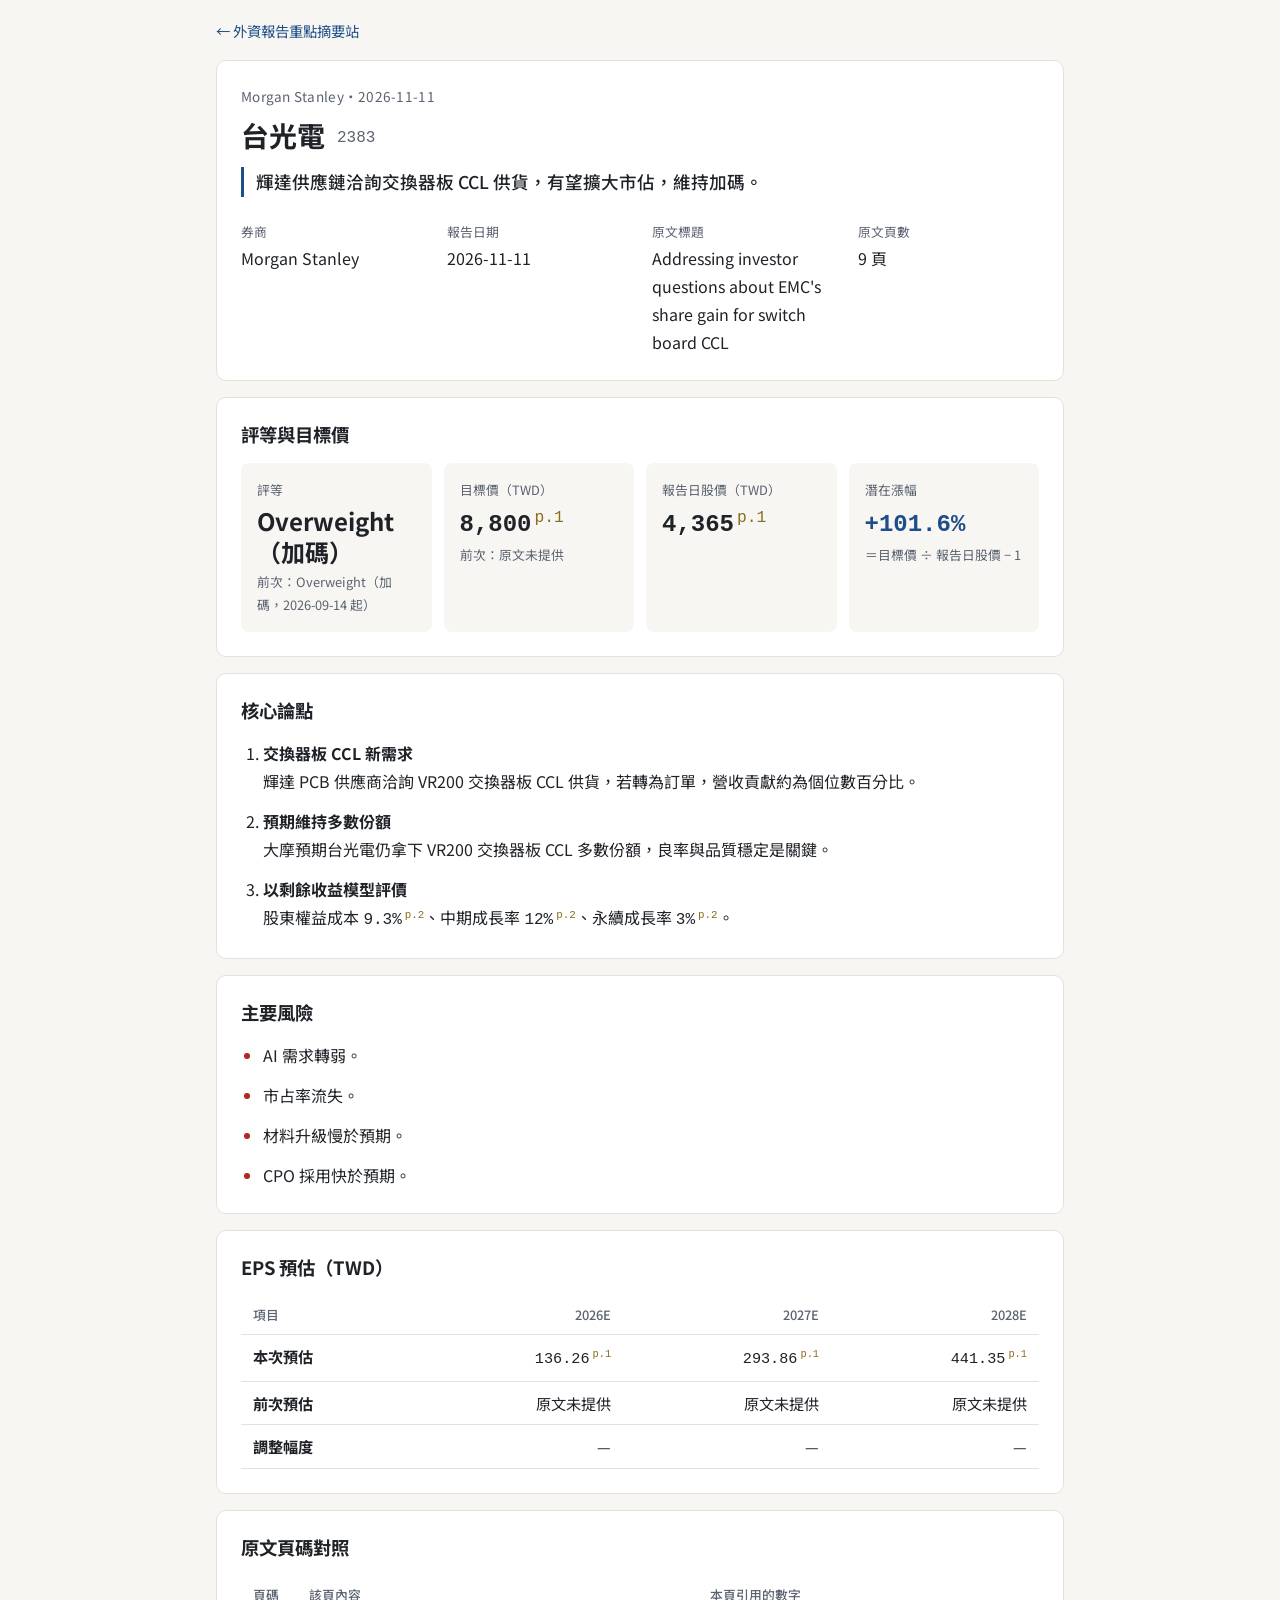
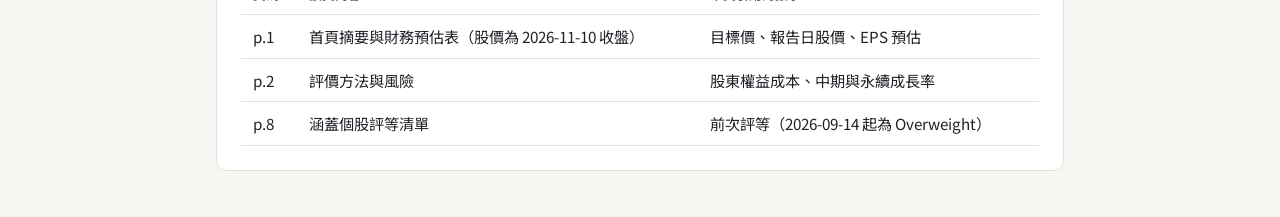
<file: reports/20261111-ms-2383.html>
<!DOCTYPE html>
<html lang="zh-Hant">
<head>
  <meta charset="utf-8">
  <meta name="viewport" content="width=device-width, initial-scale=1">
  <meta name="report-id" content="20261111-ms-2383">
  <title>台光電 2383｜Morgan Stanley 2026-11-11｜外資報告重點摘要站</title>
  <link rel="preconnect" href="https://fonts.googleapis.com">
  <link rel="preconnect" href="https://fonts.gstatic.com" crossorigin>
  <link href="https://fonts.googleapis.com/css2?family=Noto+Sans+TC:wght@400;500;700&display=swap" rel="stylesheet">
  <link rel="stylesheet" href="../assets/style.css">
</head>
<body>
  <header class="site-header">
    <a class="site-back" href="../index.html">← 外資報告重點摘要站</a>
  </header>

  <main class="report">

    <section id="basic" data-section="basic">
      <p class="eyebrow">Morgan Stanley・2026-11-11</p>
      <h1>台光電<span class="ticker">2383</span></h1>
      <p class="lede">輝達供應鏈洽詢交換器板 CCL 供貨，有望擴大市佔，維持加碼。</p>
      <dl class="meta">
        <div><dt>券商</dt><dd>Morgan Stanley</dd></div>
        <div><dt>報告日期</dt><dd>2026-11-11</dd></div>
        <div><dt>原文標題</dt><dd lang="en">Addressing investor questions about EMC's share gain for switch board CCL</dd></div>
        <div><dt>原文頁數</dt><dd>9 頁</dd></div>
      </dl>
    </section>

    <section id="rating" data-section="rating">
      <h2>評等與目標價</h2>
      <div class="kpis">
        <div class="kpi">
          <span class="kpi-label">評等</span>
          <span class="kpi-value" lang="en">Overweight（加碼）</span>
          <span class="kpi-sub">前次：Overweight（加碼，2026-09-14 起）</span>
        </div>
        <div class="kpi">
          <span class="kpi-label">目標價（TWD）</span>
          <span class="kpi-value"><data class="num" value="8800">8,800</data><cite class="pg">p.1</cite></span>
          <span class="kpi-sub">前次：原文未提供</span>
        </div>
        <div class="kpi">
          <span class="kpi-label">報告日股價（TWD）</span>
          <span class="kpi-value"><data class="num" value="4365">4,365</data><cite class="pg">p.1</cite></span>
        </div>
        <div class="kpi">
          <span class="kpi-label">潛在漲幅</span>
          <span class="kpi-value"><data class="calc" value="101.6">+101.6%</data></span>
          <span class="kpi-sub">＝目標價 ÷ 報告日股價 − 1</span>
        </div>
      </div>
    </section>

    <section id="thesis" data-section="thesis">
      <h2>核心論點</h2>
      <ol class="points">
        <li><strong>交換器板 CCL 新需求</strong>輝達 PCB 供應商洽詢 VR200 交換器板 CCL 供貨，若轉為訂單，營收貢獻約為個位數百分比。</li>
        <li><strong>預期維持多數份額</strong>大摩預期台光電仍拿下 VR200 交換器板 CCL 多數份額，良率與品質穩定是關鍵。</li>
        <li><strong>以剩餘收益模型評價</strong>股東權益成本 <data class="num" value="9.3">9.3%</data><cite class="pg">p.2</cite>、中期成長率 <data class="num" value="12">12%</data><cite class="pg">p.2</cite>、永續成長率 <data class="num" value="3">3%</data><cite class="pg">p.2</cite>。</li>
      </ol>
    </section>

    <section id="risks" data-section="risks">
      <h2>主要風險</h2>
      <ul class="points risks">
        <li>AI 需求轉弱。</li>
        <li>市占率流失。</li>
        <li>材料升級慢於預期。</li>
        <li>CPO 採用快於預期。</li>
      </ul>
    </section>

    <section id="estimates" data-section="estimates">
      <h2>EPS 預估（TWD）</h2>
      <div class="table-wrap">
        <table>
          <thead>
            <tr><th scope="col">項目</th><th scope="col">2026E</th><th scope="col">2027E</th><th scope="col">2028E</th></tr>
          </thead>
          <tbody>
            <tr><th scope="row">本次預估</th>
              <td><data class="num" value="136.26">136.26</data><cite class="pg">p.1</cite></td>
              <td><data class="num" value="293.86">293.86</data><cite class="pg">p.1</cite></td>
              <td><data class="num" value="441.35">441.35</data><cite class="pg">p.1</cite></td></tr>
            <tr><th scope="row">前次預估</th><td>原文未提供</td><td>原文未提供</td><td>原文未提供</td></tr>
            <tr><th scope="row">調整幅度</th><td>—</td><td>—</td><td>—</td></tr>
          </tbody>
        </table>
      </div>
    </section>

    <section id="sources" data-section="sources">
      <h2>原文頁碼對照</h2>
      <div class="table-wrap">
        <table>
          <thead>
            <tr><th scope="col">頁碼</th><th scope="col">該頁內容</th><th scope="col">本頁引用的數字</th></tr>
          </thead>
          <tbody>
            <tr><td>p.1</td><td>首頁摘要與財務預估表（股價為 2026-11-10 收盤）</td><td>目標價、報告日股價、EPS 預估</td></tr>
            <tr><td>p.2</td><td>評價方法與風險</td><td>股東權益成本、中期與永續成長率</td></tr>
            <tr><td>p.8</td><td>涵蓋個股評等清單</td><td>前次評等（2026-09-14 起為 Overweight）</td></tr>
          </tbody>
        </table>
      </div>
    </section>

  </main>

</body>
</html>
</file>
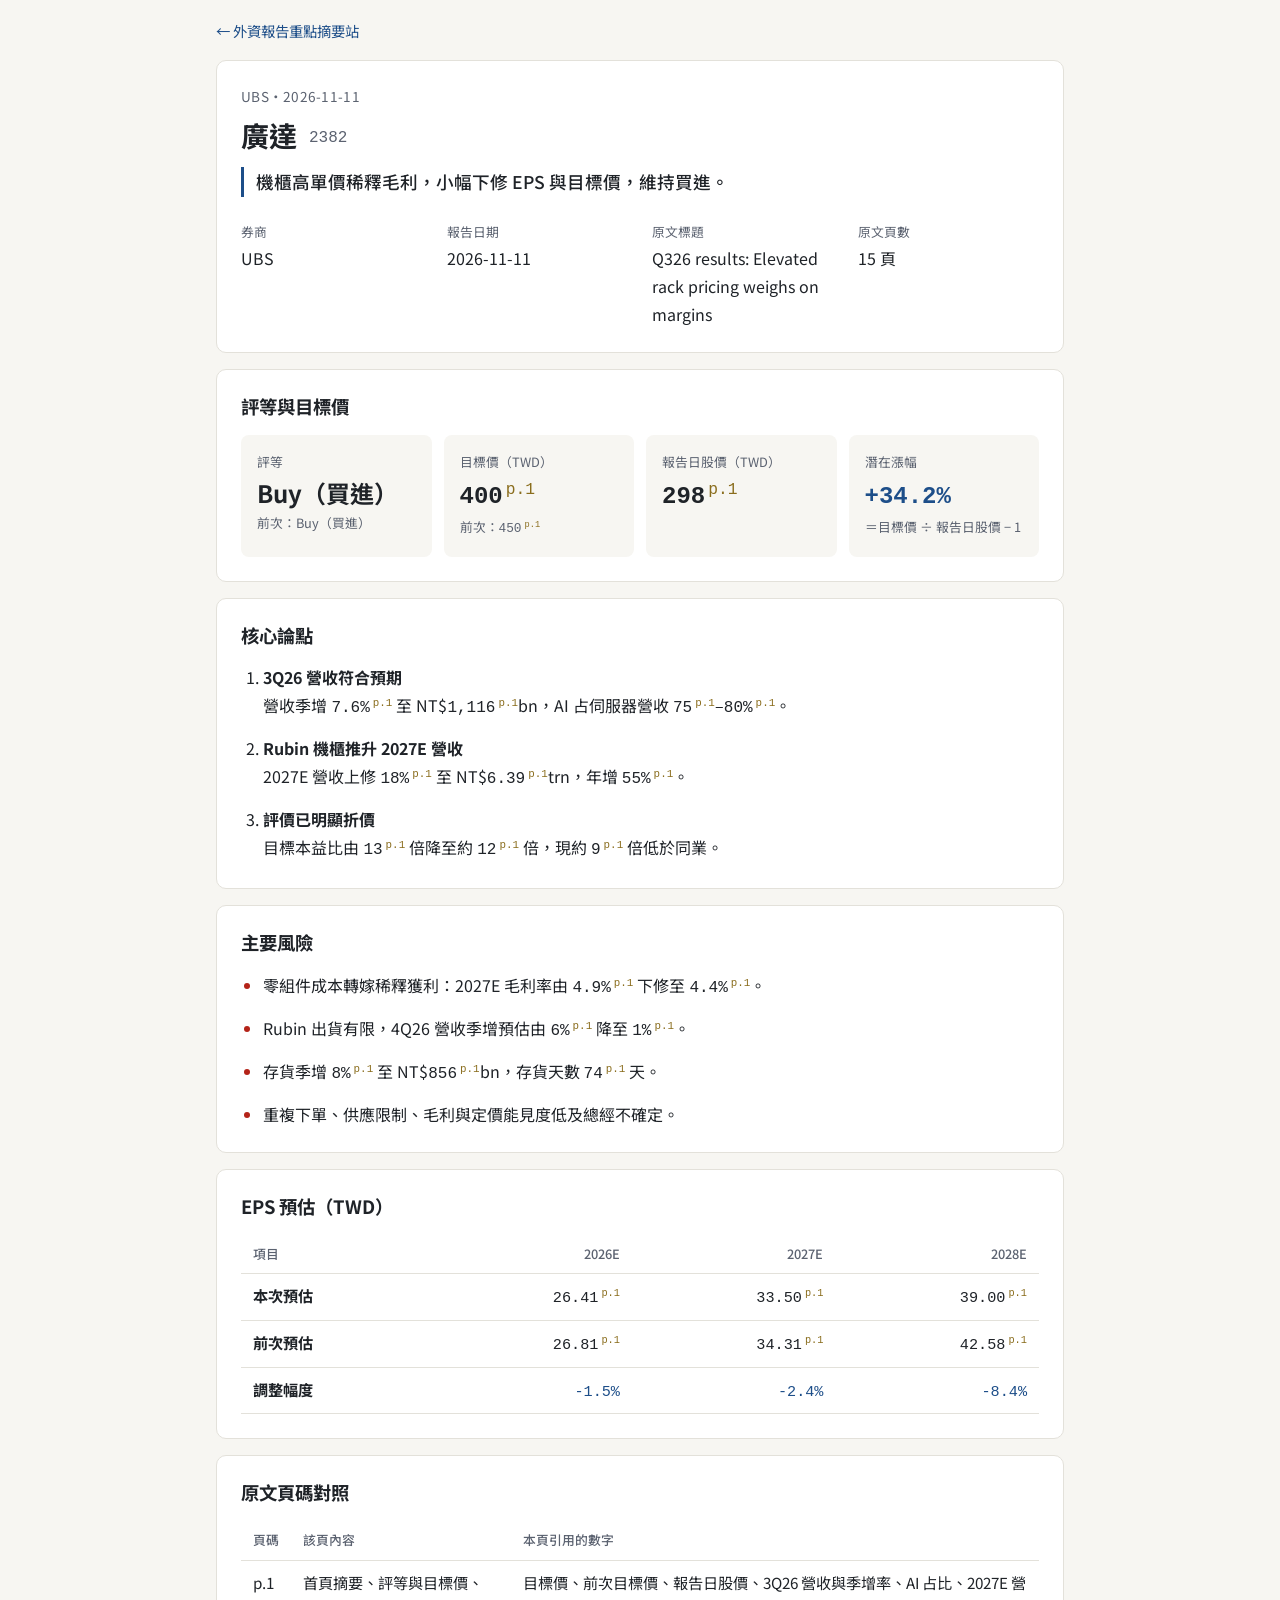
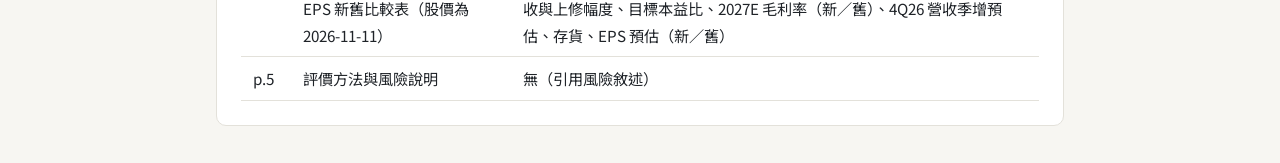
<file: reports/20261111-ubs-2382.html>
<!DOCTYPE html>
<html lang="zh-Hant">
<head>
  <meta charset="utf-8">
  <meta name="viewport" content="width=device-width, initial-scale=1">
  <meta name="report-id" content="20261111-ubs-2382">
  <title>廣達 2382｜UBS 2026-11-11｜外資報告重點摘要站</title>
  <link rel="preconnect" href="https://fonts.googleapis.com">
  <link rel="preconnect" href="https://fonts.gstatic.com" crossorigin>
  <link href="https://fonts.googleapis.com/css2?family=Noto+Sans+TC:wght@400;500;700&display=swap" rel="stylesheet">
  <link rel="stylesheet" href="../assets/style.css">
</head>
<body>
  <header class="site-header">
    <a class="site-back" href="../index.html">← 外資報告重點摘要站</a>
  </header>

  <main class="report">

    <section id="basic" data-section="basic">
      <p class="eyebrow">UBS・2026-11-11</p>
      <h1>廣達<span class="ticker">2382</span></h1>
      <p class="lede">機櫃高單價稀釋毛利，小幅下修 EPS 與目標價，維持買進。</p>
      <dl class="meta">
        <div><dt>券商</dt><dd>UBS</dd></div>
        <div><dt>報告日期</dt><dd>2026-11-11</dd></div>
        <div><dt>原文標題</dt><dd lang="en">Q326 results: Elevated rack pricing weighs on margins</dd></div>
        <div><dt>原文頁數</dt><dd>15 頁</dd></div>
      </dl>
    </section>

    <section id="rating" data-section="rating">
      <h2>評等與目標價</h2>
      <div class="kpis">
        <div class="kpi">
          <span class="kpi-label">評等</span>
          <span class="kpi-value" lang="en">Buy（買進）</span>
          <span class="kpi-sub">前次：Buy（買進）</span>
        </div>
        <div class="kpi">
          <span class="kpi-label">目標價（TWD）</span>
          <span class="kpi-value"><data class="num" value="400">400</data><cite class="pg">p.1</cite></span>
          <span class="kpi-sub">前次：<data class="num" value="450">450</data><cite class="pg">p.1</cite></span>
        </div>
        <div class="kpi">
          <span class="kpi-label">報告日股價（TWD）</span>
          <span class="kpi-value"><data class="num" value="298">298</data><cite class="pg">p.1</cite></span>
        </div>
        <div class="kpi">
          <span class="kpi-label">潛在漲幅</span>
          <span class="kpi-value"><data class="calc" value="34.2">+34.2%</data></span>
          <span class="kpi-sub">＝目標價 ÷ 報告日股價 − 1</span>
        </div>
      </div>
    </section>

    <section id="thesis" data-section="thesis">
      <h2>核心論點</h2>
      <ol class="points">
        <li><strong>3Q26 營收符合預期</strong>營收季增 <data class="num" value="7.6">7.6%</data><cite class="pg">p.1</cite> 至 NT$<data class="num" value="1116">1,116</data><cite class="pg">p.1</cite>bn，AI 占伺服器營收 <data class="num" value="75">75</data><cite class="pg">p.1</cite>–<data class="num" value="80">80%</data><cite class="pg">p.1</cite>。</li>
        <li><strong>Rubin 機櫃推升 2027E 營收</strong>2027E 營收上修 <data class="num" value="18">18%</data><cite class="pg">p.1</cite> 至 NT$<data class="num" value="6.39">6.39</data><cite class="pg">p.1</cite>trn，年增 <data class="num" value="55">55%</data><cite class="pg">p.1</cite>。</li>
        <li><strong>評價已明顯折價</strong>目標本益比由 <data class="num" value="13">13</data><cite class="pg">p.1</cite> 倍降至約 <data class="num" value="12">12</data><cite class="pg">p.1</cite> 倍，現約 <data class="num" value="9">9</data><cite class="pg">p.1</cite> 倍低於同業。</li>
      </ol>
    </section>

    <section id="risks" data-section="risks">
      <h2>主要風險</h2>
      <ul class="points risks">
        <li>零組件成本轉嫁稀釋獲利：2027E 毛利率由 <data class="num" value="4.9">4.9%</data><cite class="pg">p.1</cite> 下修至 <data class="num" value="4.4">4.4%</data><cite class="pg">p.1</cite>。</li>
        <li>Rubin 出貨有限，4Q26 營收季增預估由 <data class="num" value="6">6%</data><cite class="pg">p.1</cite> 降至 <data class="num" value="1">1%</data><cite class="pg">p.1</cite>。</li>
        <li>存貨季增 <data class="num" value="8">8%</data><cite class="pg">p.1</cite> 至 NT$<data class="num" value="856">856</data><cite class="pg">p.1</cite>bn，存貨天數 <data class="num" value="74">74</data><cite class="pg">p.1</cite> 天。</li>
        <li>重複下單、供應限制、毛利與定價能見度低及總經不確定。</li>
      </ul>
    </section>

    <section id="estimates" data-section="estimates">
      <h2>EPS 預估（TWD）</h2>
      <div class="table-wrap">
        <table>
          <thead>
            <tr><th scope="col">項目</th><th scope="col">2026E</th><th scope="col">2027E</th><th scope="col">2028E</th></tr>
          </thead>
          <tbody>
            <tr><th scope="row">本次預估</th>
              <td><data class="num" value="26.41">26.41</data><cite class="pg">p.1</cite></td>
              <td><data class="num" value="33.50">33.50</data><cite class="pg">p.1</cite></td>
              <td><data class="num" value="39.00">39.00</data><cite class="pg">p.1</cite></td></tr>
            <tr><th scope="row">前次預估</th>
              <td><data class="num" value="26.81">26.81</data><cite class="pg">p.1</cite></td>
              <td><data class="num" value="34.31">34.31</data><cite class="pg">p.1</cite></td>
              <td><data class="num" value="42.58">42.58</data><cite class="pg">p.1</cite></td></tr>
            <tr><th scope="row">調整幅度</th>
              <td><data class="calc" value="-1.5">-1.5%</data></td>
              <td><data class="calc" value="-2.4">-2.4%</data></td>
              <td><data class="calc" value="-8.4">-8.4%</data></td></tr>
          </tbody>
        </table>
      </div>
    </section>

    <section id="sources" data-section="sources">
      <h2>原文頁碼對照</h2>
      <div class="table-wrap">
        <table>
          <thead>
            <tr><th scope="col">頁碼</th><th scope="col">該頁內容</th><th scope="col">本頁引用的數字</th></tr>
          </thead>
          <tbody>
            <tr><td>p.1</td><td>首頁摘要、評等與目標價、EPS 新舊比較表（股價為 2026-11-11）</td><td>目標價、前次目標價、報告日股價、3Q26 營收與季增率、AI 占比、2027E 營收與上修幅度、目標本益比、2027E 毛利率（新／舊）、4Q26 營收季增預估、存貨、EPS 預估（新／舊）</td></tr>
            <tr><td>p.5</td><td>評價方法與風險說明</td><td>無（引用風險敘述）</td></tr>
          </tbody>
        </table>
      </div>
    </section>

  </main>

</body>
</html>
</file>
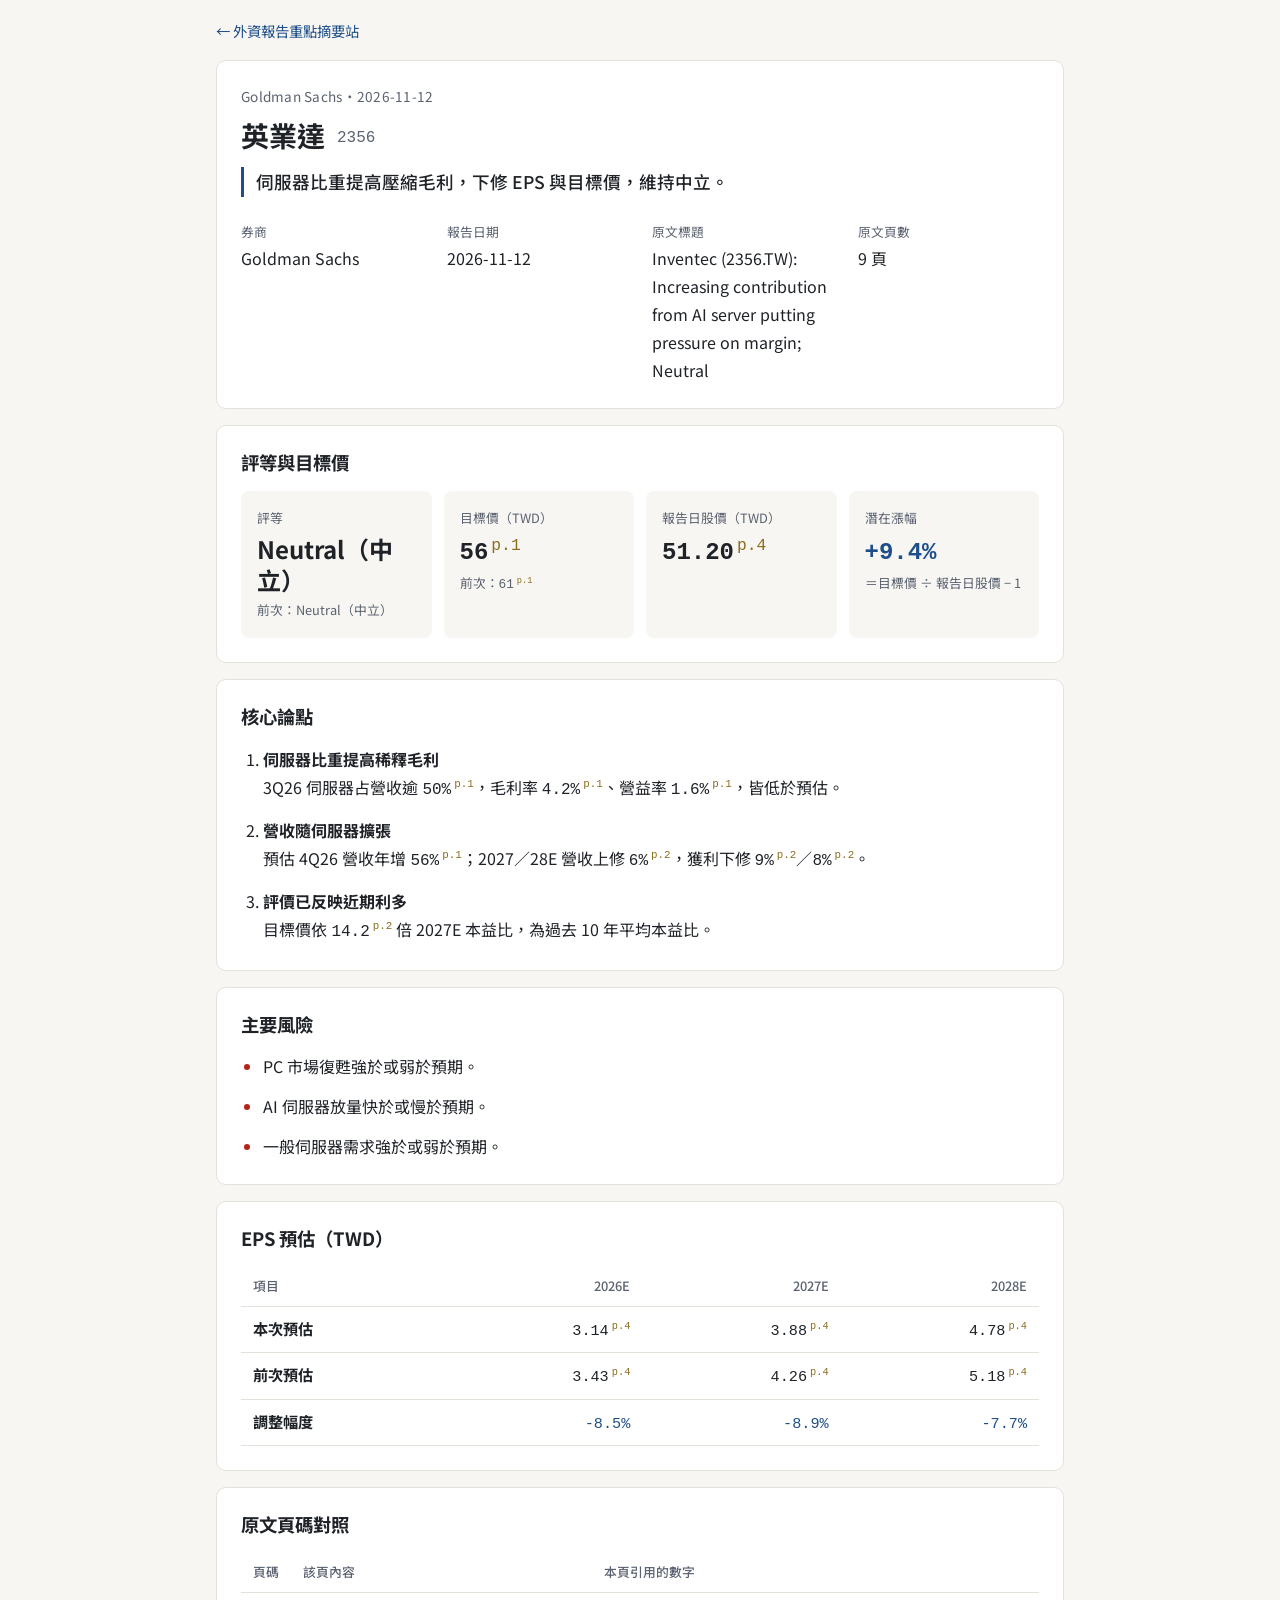
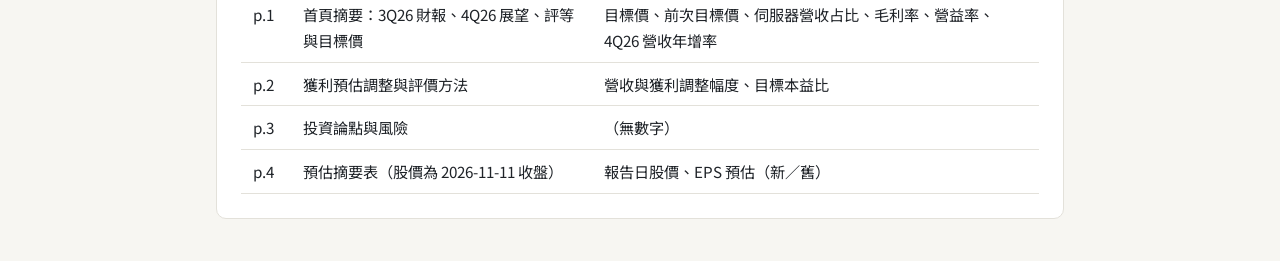
<file: reports/20261112-gs-2356.html>
<!DOCTYPE html>
<html lang="zh-Hant">
<head>
  <meta charset="utf-8">
  <meta name="viewport" content="width=device-width, initial-scale=1">
  <meta name="report-id" content="20261112-gs-2356">
  <title>英業達 2356｜Goldman Sachs 2026-11-12｜外資報告重點摘要站</title>
  <link rel="preconnect" href="https://fonts.googleapis.com">
  <link rel="preconnect" href="https://fonts.gstatic.com" crossorigin>
  <link href="https://fonts.googleapis.com/css2?family=Noto+Sans+TC:wght@400;500;700&display=swap" rel="stylesheet">
  <link rel="stylesheet" href="../assets/style.css">
</head>
<body>
  <header class="site-header">
    <a class="site-back" href="../index.html">← 外資報告重點摘要站</a>
  </header>

  <main class="report">

    <section id="basic" data-section="basic">
      <p class="eyebrow">Goldman Sachs・2026-11-12</p>
      <h1>英業達<span class="ticker">2356</span></h1>
      <p class="lede">伺服器比重提高壓縮毛利，下修 EPS 與目標價，維持中立。</p>
      <dl class="meta">
        <div><dt>券商</dt><dd>Goldman Sachs</dd></div>
        <div><dt>報告日期</dt><dd>2026-11-12</dd></div>
        <div><dt>原文標題</dt><dd lang="en">Inventec (2356.TW): Increasing contribution from AI server putting pressure on margin; Neutral</dd></div>
        <div><dt>原文頁數</dt><dd>9 頁</dd></div>
      </dl>
    </section>

    <section id="rating" data-section="rating">
      <h2>評等與目標價</h2>
      <div class="kpis">
        <div class="kpi">
          <span class="kpi-label">評等</span>
          <span class="kpi-value" lang="en">Neutral（中立）</span>
          <span class="kpi-sub">前次：Neutral（中立）</span>
        </div>
        <div class="kpi">
          <span class="kpi-label">目標價（TWD）</span>
          <span class="kpi-value"><data class="num" value="56">56</data><cite class="pg">p.1</cite></span>
          <span class="kpi-sub">前次：<data class="num" value="61">61</data><cite class="pg">p.1</cite></span>
        </div>
        <div class="kpi">
          <span class="kpi-label">報告日股價（TWD）</span>
          <span class="kpi-value"><data class="num" value="51.20">51.20</data><cite class="pg">p.4</cite></span>
        </div>
        <div class="kpi">
          <span class="kpi-label">潛在漲幅</span>
          <span class="kpi-value"><data class="calc" value="9.4">+9.4%</data></span>
          <span class="kpi-sub">＝目標價 ÷ 報告日股價 − 1</span>
        </div>
      </div>
    </section>

    <section id="thesis" data-section="thesis">
      <h2>核心論點</h2>
      <ol class="points">
        <li><strong>伺服器比重提高稀釋毛利</strong>3Q26 伺服器占營收逾 <data class="num" value="50">50%</data><cite class="pg">p.1</cite>，毛利率 <data class="num" value="4.2">4.2%</data><cite class="pg">p.1</cite>、營益率 <data class="num" value="1.6">1.6%</data><cite class="pg">p.1</cite>，皆低於預估。</li>
        <li><strong>營收隨伺服器擴張</strong>預估 4Q26 營收年增 <data class="num" value="56">56%</data><cite class="pg">p.1</cite>；2027／28E 營收上修 <data class="num" value="6">6%</data><cite class="pg">p.2</cite>，獲利下修 <data class="num" value="9">9%</data><cite class="pg">p.2</cite>／<data class="num" value="8">8%</data><cite class="pg">p.2</cite>。</li>
        <li><strong>評價已反映近期利多</strong>目標價依 <data class="num" value="14.2">14.2</data><cite class="pg">p.2</cite> 倍 2027E 本益比，為過去 10 年平均本益比。</li>
      </ol>
    </section>

    <section id="risks" data-section="risks">
      <h2>主要風險</h2>
      <ul class="points risks">
        <li>PC 市場復甦強於或弱於預期。</li>
        <li>AI 伺服器放量快於或慢於預期。</li>
        <li>一般伺服器需求強於或弱於預期。</li>
      </ul>
    </section>

    <section id="estimates" data-section="estimates">
      <h2>EPS 預估（TWD）</h2>
      <div class="table-wrap">
        <table>
          <thead>
            <tr><th scope="col">項目</th><th scope="col">2026E</th><th scope="col">2027E</th><th scope="col">2028E</th></tr>
          </thead>
          <tbody>
            <tr><th scope="row">本次預估</th>
              <td><data class="num" value="3.14">3.14</data><cite class="pg">p.4</cite></td>
              <td><data class="num" value="3.88">3.88</data><cite class="pg">p.4</cite></td>
              <td><data class="num" value="4.78">4.78</data><cite class="pg">p.4</cite></td></tr>
            <tr><th scope="row">前次預估</th>
              <td><data class="num" value="3.43">3.43</data><cite class="pg">p.4</cite></td>
              <td><data class="num" value="4.26">4.26</data><cite class="pg">p.4</cite></td>
              <td><data class="num" value="5.18">5.18</data><cite class="pg">p.4</cite></td></tr>
            <tr><th scope="row">調整幅度</th>
              <td><data class="calc" value="-8.5">-8.5%</data></td>
              <td><data class="calc" value="-8.9">-8.9%</data></td>
              <td><data class="calc" value="-7.7">-7.7%</data></td></tr>
          </tbody>
        </table>
      </div>
    </section>

    <section id="sources" data-section="sources">
      <h2>原文頁碼對照</h2>
      <div class="table-wrap">
        <table>
          <thead>
            <tr><th scope="col">頁碼</th><th scope="col">該頁內容</th><th scope="col">本頁引用的數字</th></tr>
          </thead>
          <tbody>
            <tr><td>p.1</td><td>首頁摘要：3Q26 財報、4Q26 展望、評等與目標價</td><td>目標價、前次目標價、伺服器營收占比、毛利率、營益率、4Q26 營收年增率</td></tr>
            <tr><td>p.2</td><td>獲利預估調整與評價方法</td><td>營收與獲利調整幅度、目標本益比</td></tr>
            <tr><td>p.3</td><td>投資論點與風險</td><td>（無數字）</td></tr>
            <tr><td>p.4</td><td>預估摘要表（股價為 2026-11-11 收盤）</td><td>報告日股價、EPS 預估（新／舊）</td></tr>
          </tbody>
        </table>
      </div>
    </section>

  </main>

</body>
</html>
</file>
<file: assets/style.css>
/* 外資報告重點摘要站 — 全站唯一樣式表
   新樣式一律沿用下方 CSS 變數；不在頁面內寫 <style>。 */

:root {
  /* 顏色 */
  --c-bg: #f7f6f2;
  --c-surface: #ffffff;
  --c-ink: #1f2328;
  --c-ink-soft: #5b6270;
  --c-line: #e3e1da;
  --c-accent: #1d4e89;        /* 主色：深藍 */
  --c-accent-soft: #e6eef8;
  --c-positive: #b42318;      /* 台股慣例：紅＝正向 */
  --c-positive-soft: #fdecea;
  --c-negative: #1a7f37;      /* 綠＝負向 */
  --c-negative-soft: #e8f5ec;
  --c-neutral: #6e6a5e;
  --c-neutral-soft: #efede6;
  --c-cite: #8a6d1d;
  /* 間距 */
  --sp-1: 4px;  --sp-2: 8px;  --sp-3: 12px; --sp-4: 16px;
  --sp-5: 24px; --sp-6: 32px; --sp-7: 48px;
  /* 其他 */
  --radius: 10px;
  --maxw: 880px;
  --font: "Noto Sans TC", "PingFang TC", "Microsoft JhengHei", system-ui, sans-serif;
  --font-num: ui-monospace, "SF Mono", "Roboto Mono", Menlo, monospace;
}

@media (prefers-color-scheme: dark) {
  :root {
    --c-bg: #15171a;
    --c-surface: #1e2125;
    --c-ink: #e8e6e1;
    --c-ink-soft: #a3a8b1;
    --c-line: #33373d;
    --c-accent: #8db4e8;
    --c-accent-soft: #1f2c3d;
    --c-positive: #f2817a;
    --c-positive-soft: #3a2220;
    --c-negative: #6fcf8a;
    --c-negative-soft: #1d3324;
    --c-neutral: #b8b3a6;
    --c-neutral-soft: #2a2925;
    --c-cite: #d9b85c;
  }
}

/* ---------- 基礎 ---------- */
*, *::before, *::after { box-sizing: border-box; }
html { -webkit-text-size-adjust: 100%; }
body {
  margin: 0;
  background: var(--c-bg);
  color: var(--c-ink);
  font-family: var(--font);
  font-size: 16px;
  line-height: 1.75;
}
a { color: var(--c-accent); }
h1, h2, h3 { line-height: 1.35; margin: 0; }
h1 { font-size: 1.75rem; font-weight: 700; }
h2 { font-size: 1.15rem; font-weight: 700; margin-bottom: var(--sp-4); }

/* ---------- 頁首 ---------- */
.site-header {
  max-width: var(--maxw);
  margin: 0 auto;
  padding: var(--sp-4) var(--sp-4) 0;
}
.site-back { font-size: .9rem; text-decoration: none; }
.site-back:hover { text-decoration: underline; }


/* ---------- 報告頁 ---------- */
.report {
  max-width: var(--maxw);
  margin: 0 auto;
  padding: var(--sp-4) var(--sp-4) var(--sp-7);
  display: grid;
  gap: var(--sp-4);
}
.report > section {
  background: var(--c-surface);
  border: 1px solid var(--c-line);
  border-radius: var(--radius);
  padding: var(--sp-5);
  min-width: 0;
}
.eyebrow {
  margin: 0 0 var(--sp-2);
  font-size: .85rem;
  color: var(--c-ink-soft);
  letter-spacing: .02em;
}
.ticker {
  margin-left: var(--sp-3);
  font-family: var(--font-num);
  font-size: 1rem;
  font-weight: 500;
  color: var(--c-ink-soft);
  vertical-align: middle;
}
.lede {
  margin: var(--sp-3) 0 var(--sp-5);
  font-size: 1.1rem;
  font-weight: 500;
  padding-left: var(--sp-3);
  border-left: 3px solid var(--c-accent);
}
.meta {
  display: grid;
  grid-template-columns: repeat(auto-fit, minmax(180px, 1fr));
  gap: var(--sp-3) var(--sp-5);
  margin: 0;
}
.meta div { min-width: 0; }
.meta dt { font-size: .8rem; color: var(--c-ink-soft); }
.meta dd { margin: 0; overflow-wrap: anywhere; }

/* KPI */
.kpis {
  display: grid;
  grid-template-columns: repeat(auto-fit, minmax(140px, 1fr));
  gap: var(--sp-3);
}
.kpi {
  display: flex;
  flex-direction: column;
  gap: var(--sp-1);
  padding: var(--sp-4);
  background: var(--c-bg);
  border-radius: calc(var(--radius) - 2px);
  min-width: 0;
}
.kpi-label { font-size: .8rem; color: var(--c-ink-soft); }
.kpi-value { font-size: 1.5rem; font-weight: 700; line-height: 1.3; }
.kpi-sub { font-size: .8rem; color: var(--c-ink-soft); }

/* 數字與頁碼 */
data.num, data.calc { font-family: var(--font-num); font-variant-numeric: tabular-nums; }
data.calc { color: var(--c-accent); }
cite.pg {
  margin-left: 3px;
  font-style: normal;
  font-family: var(--font-num);
  font-size: .68em;
  font-weight: 500;
  color: var(--c-cite);
  vertical-align: super;
  line-height: 0;
}

/* 論點與風險 */
.points { margin: 0; padding-left: 1.4em; display: grid; gap: var(--sp-3); }
.points strong { display: block; }
.risks li::marker { color: var(--c-positive); }

/* 表格 */
.table-wrap { overflow-x: auto; -webkit-overflow-scrolling: touch; }
table { width: 100%; border-collapse: collapse; font-size: .95rem; }
th, td {
  padding: var(--sp-2) var(--sp-3);
  border-bottom: 1px solid var(--c-line);
  text-align: left;
  vertical-align: top;
}
thead th { font-size: .8rem; font-weight: 500; color: var(--c-ink-soft); white-space: nowrap; }
#estimates td { text-align: right; white-space: nowrap; }
#estimates thead th:not(:first-child) { text-align: right; }

/* 評等標籤（首頁與報告頁共用） */
.badge {
  display: inline-block;
  padding: 0 var(--sp-2);
  border-radius: 999px;
  font-size: .78rem;
  font-weight: 500;
  line-height: 1.8;
}
.badge.positive { color: var(--c-positive); background: var(--c-positive-soft); }
.badge.neutral  { color: var(--c-neutral);  background: var(--c-neutral-soft); }
.badge.negative { color: var(--c-negative); background: var(--c-negative-soft); }
.badge.demo     { color: var(--c-ink-soft); background: var(--c-neutral-soft); }

/* 估計值補充說明 */
.note { margin: var(--sp-3) 0 0; font-size: .85rem; color: var(--c-ink-soft); }

/* ---------- 首頁 ---------- */
.hero {
  max-width: 1080px;
  margin: 0 auto;
  padding: var(--sp-7) var(--sp-4) var(--sp-5);
}
.hero h1 { font-size: 2rem; }
.hero-lede { margin: var(--sp-3) 0 0; font-size: 1.05rem; color: var(--c-ink-soft); max-width: 640px; }
.hero-meta { margin: var(--sp-3) 0 0; font-size: .85rem; color: var(--c-ink-soft); }

.home {
  max-width: 1080px;
  margin: 0 auto;
  padding: 0 var(--sp-4) var(--sp-7);
  display: grid;
  gap: var(--sp-6);
}
.home > section { min-width: 0; }
.section-note { margin: calc(-1 * var(--sp-3)) 0 var(--sp-3); font-size: .85rem; color: var(--c-ink-soft); }

.controls { display: flex; flex-wrap: wrap; align-items: center; gap: var(--sp-2) var(--sp-3); }
.controls label { font-size: .85rem; color: var(--c-ink-soft); }
.controls select {
  font: inherit;
  font-size: .95rem;
  color: var(--c-ink);
  background: var(--c-surface);
  border: 1px solid var(--c-line);
  border-radius: 8px;
  padding: var(--sp-1) var(--sp-3);
  margin-right: var(--sp-3);
}

.cards {
  display: grid;
  grid-template-columns: repeat(auto-fill, minmax(300px, 1fr));
  gap: var(--sp-4);
}
.card {
  display: flex;
  flex-direction: column;
  gap: var(--sp-2);
  padding: var(--sp-5);
  background: var(--c-surface);
  border: 1px solid var(--c-line);
  border-radius: var(--radius);
  color: inherit;
  text-decoration: none;
  min-width: 0;
  transition: border-color .15s, box-shadow .15s;
}
.card:hover { border-color: var(--c-accent); box-shadow: 0 2px 12px rgba(0, 0, 0, .06); }
.card:focus-visible { outline: 2px solid var(--c-accent); outline-offset: 2px; }
.card-top { display: flex; flex-wrap: wrap; gap: var(--sp-2); }
.card h3 { font-size: 1.25rem; }
.card-sub { margin: 0; font-size: .85rem; color: var(--c-ink-soft); }
.card-nums { display: grid; grid-template-columns: 1fr 1fr; gap: var(--sp-3); margin: var(--sp-2) 0; }
.card-nums > div { display: flex; flex-direction: column; gap: 2px; }
.card-big { font-family: var(--font-num); font-size: 1.35rem; font-weight: 700; line-height: 1.3; }
.card-big.calc, td.calc { color: var(--c-accent); }
.card-line { margin: 0; font-size: .95rem; }
.tag {
  display: inline-block;
  padding: 0 var(--sp-2);
  border: 1px solid var(--c-line);
  border-radius: 999px;
  font-size: .75rem;
  line-height: 1.8;
  color: var(--c-ink-soft);
}

.compare { background: var(--c-surface); border: 1px solid var(--c-line); border-radius: var(--radius); }
.compare th button {
  font: inherit;
  color: inherit;
  background: none;
  border: 0;
  padding: 0;
  cursor: pointer;
  white-space: nowrap;
}
.compare th button::after { content: attr(data-arrow); margin-left: 2px; font-size: .7em; }
.compare th button:hover { color: var(--c-accent); }
.compare .r { text-align: right; }
.compare .num { font-family: var(--font-num); font-variant-numeric: tabular-nums; white-space: nowrap; }
.compare tbody tr:hover { background: var(--c-bg); }
.nowrap { white-space: nowrap; }
.muted { color: var(--c-ink-soft); font-size: .85em; }
.empty { color: var(--c-ink-soft); }

/* ---------- 手機 ---------- */
@media (max-width: 600px) {
  h1 { font-size: 1.45rem; }
  .hero { padding-top: var(--sp-6); }
  .hero h1 { font-size: 1.6rem; }
  .cards { grid-template-columns: 1fr; }
  .report > section { padding: var(--sp-4); }
  .kpi-value { font-size: 1.3rem; }
}
</file>
